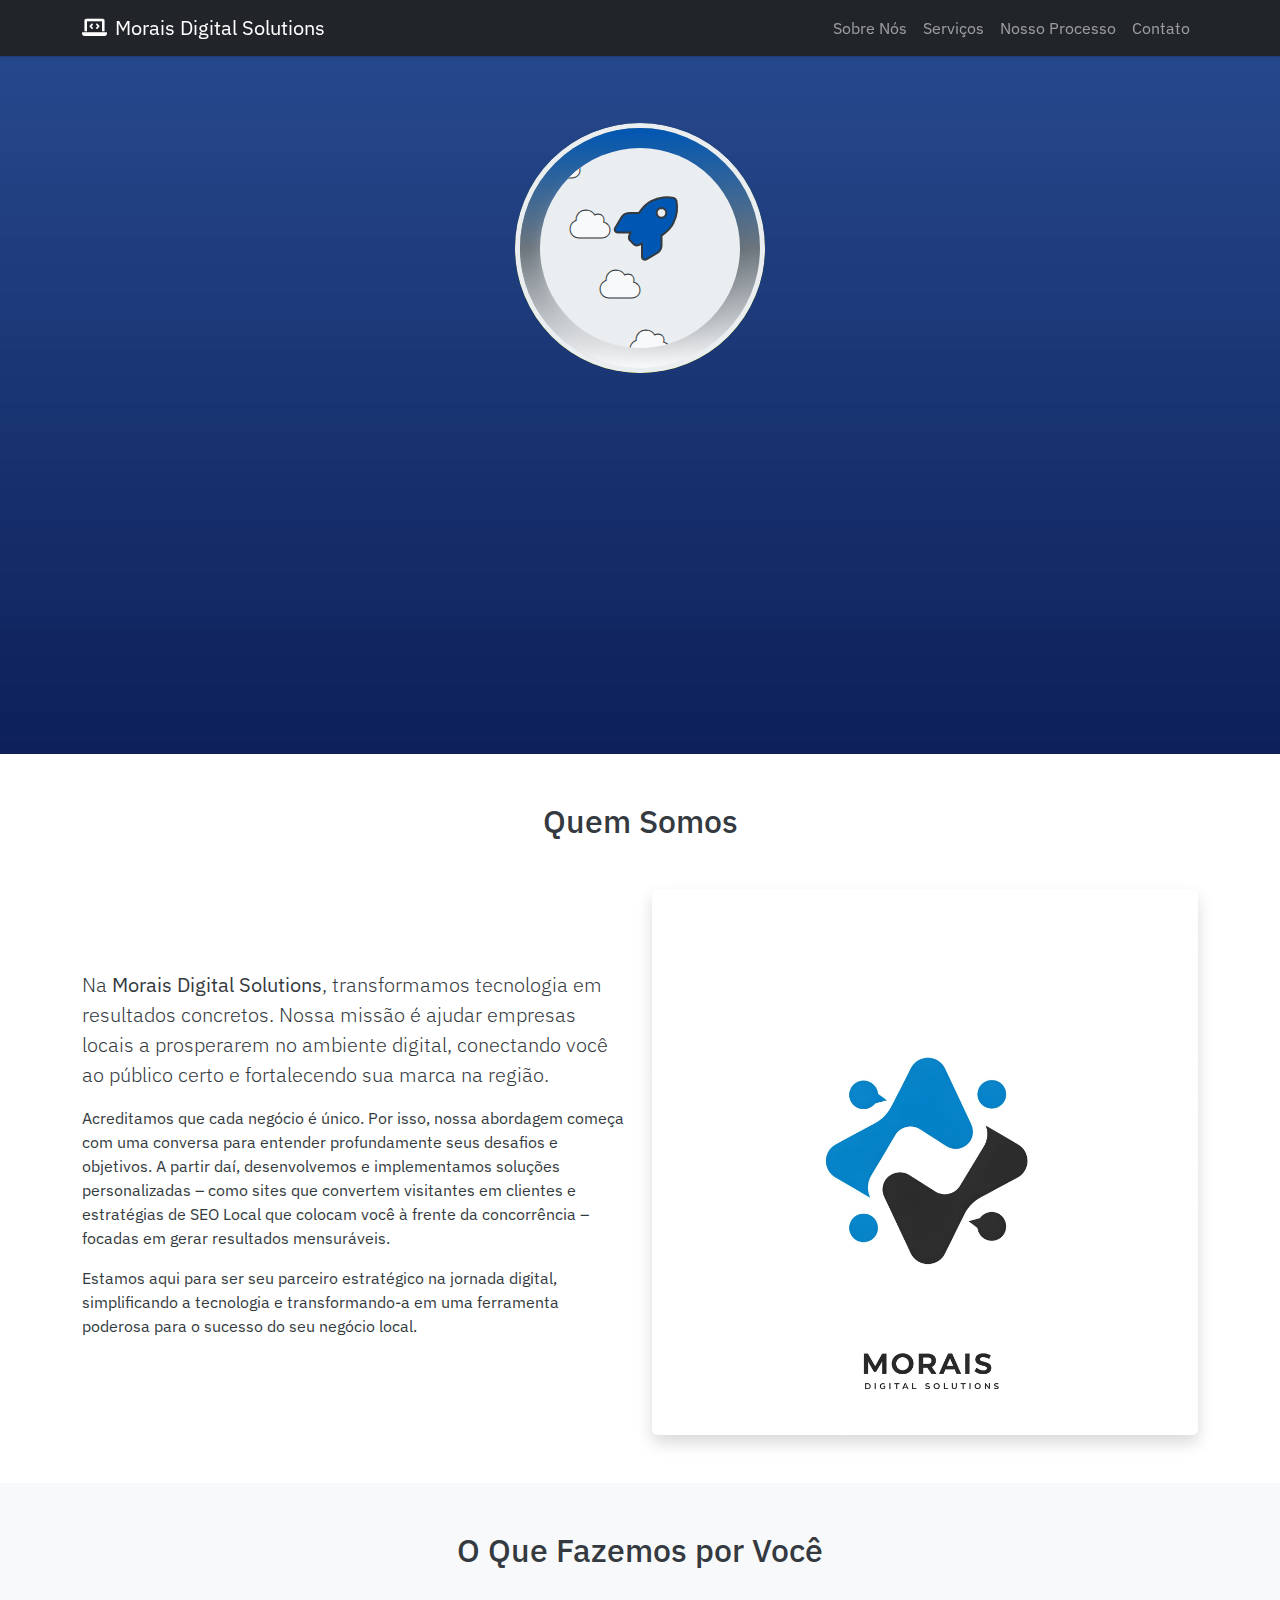
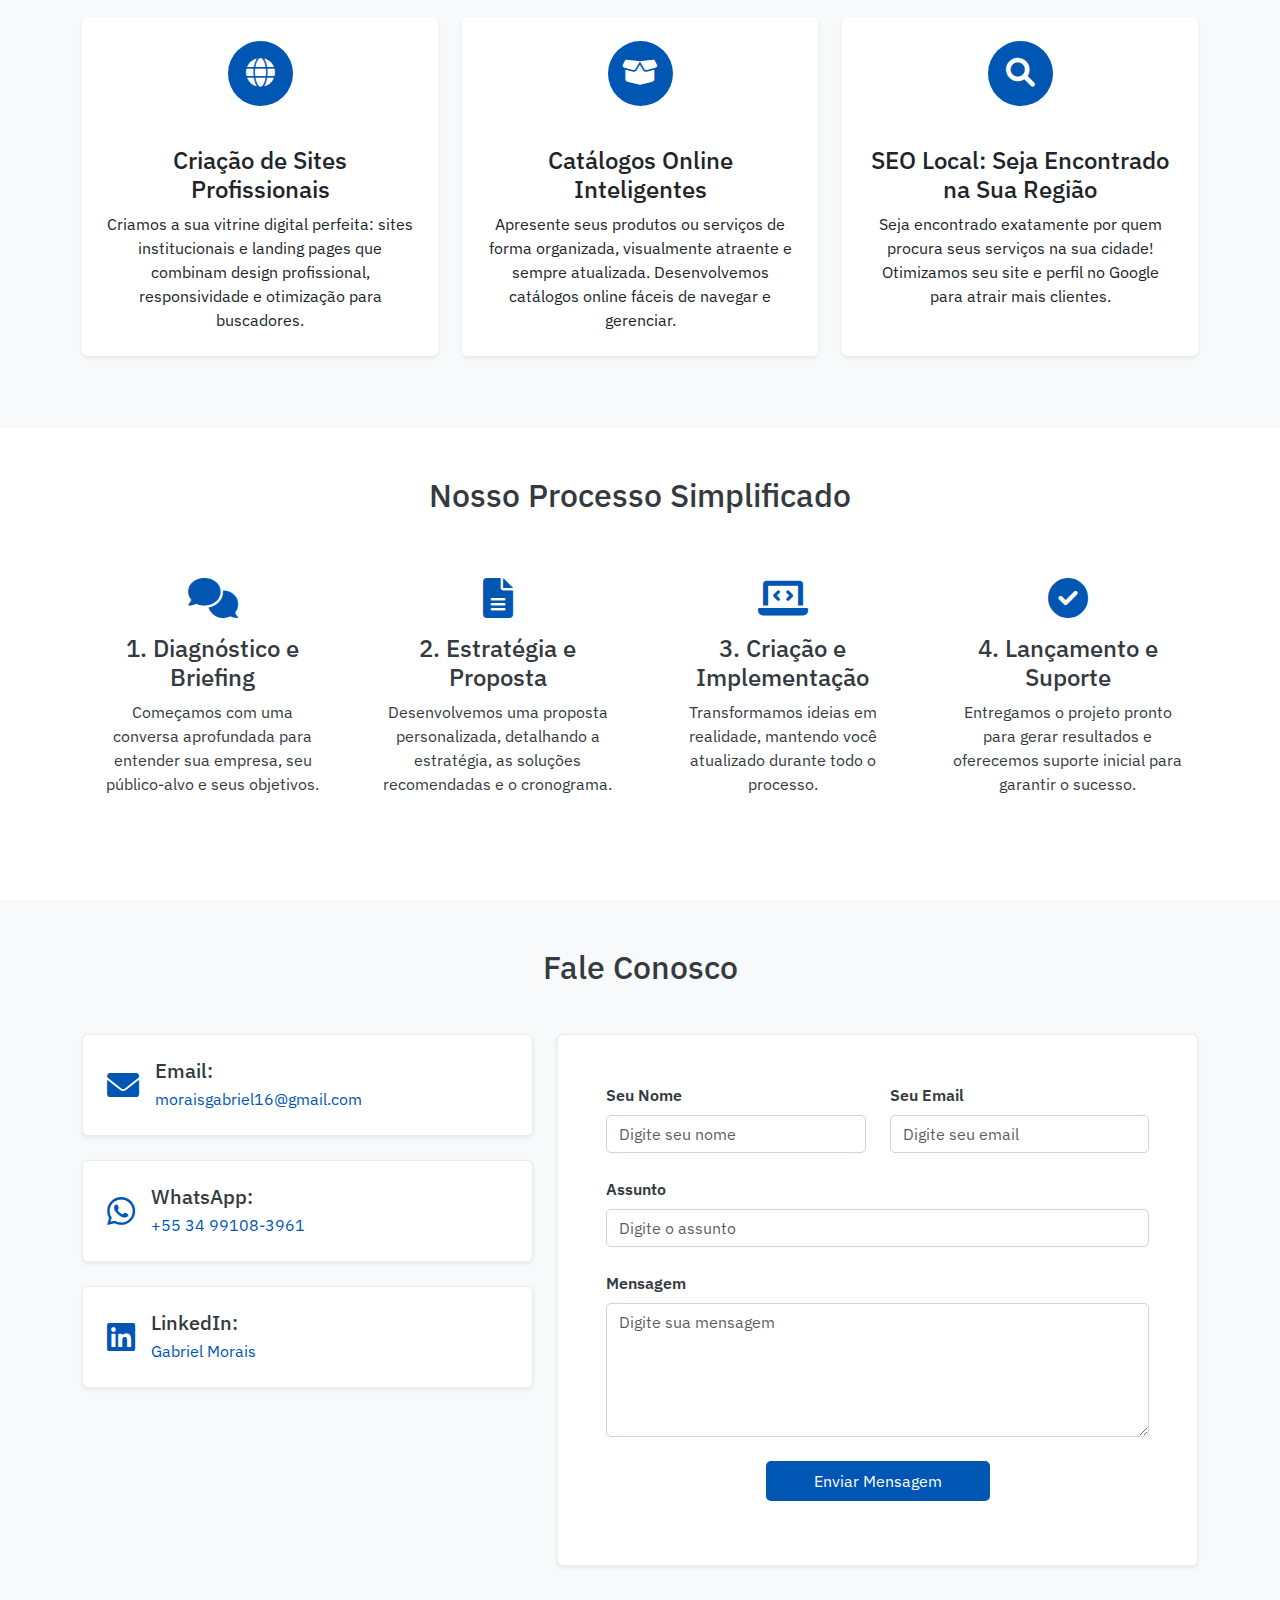
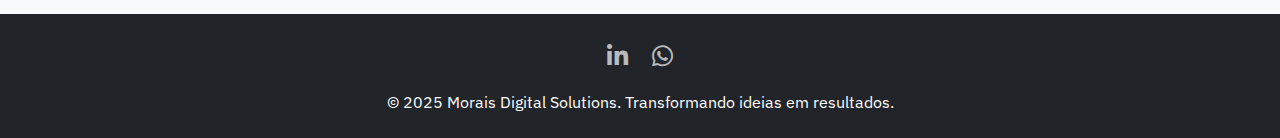
<file: index.html>
<!DOCTYPE html>
<html lang="pt-BR">
<head>
    <meta charset="UTF-8">
    <meta name="viewport" content="width=device-width, initial-scale=1.0">
    <meta name="description" content="Morais Digital Solutions - Soluções digitais personalizadas para impulsionar empresas locais.">
    <title>Morais Digital Solutions - Transformando Ideias em Resultados</title>

    <link href="https://cdn.jsdelivr.net/npm/bootstrap@5.3.0/dist/css/bootstrap.min.css" rel="stylesheet">
    <link href="https://cdnjs.cloudflare.com/ajax/libs/font-awesome/6.0.0/css/all.min.css" rel="stylesheet">
    <link href="https://fonts.googleapis.com/css2?family=IBM+Plex+Sans&display=swap" rel="stylesheet">
    <link href="css/style.css" rel="stylesheet">
</head>
<body>
    <nav class="navbar navbar-expand-lg navbar-dark bg-dark sticky-top shadow-sm">
        <div class="container">
            <a class="navbar-brand" href="#"><i class="fas fa-laptop-code me-2"></i>Morais Digital Solutions</a>
            <button class="navbar-toggler" type="button" data-bs-toggle="collapse" data-bs-target="#navbarNav">
                <span class="navbar-toggler-icon"></span>
            </button>
            <div class="collapse navbar-collapse" id="navbarNav">
                <ul class="navbar-nav ms-auto">
                    <li class="nav-item"><a class="nav-link" href="#sobre">Sobre Nós</a></li>
                    <li class="nav-item"><a class="nav-link" href="#servicos">Serviços</a></li>
                    <li class="nav-item"><a class="nav-link" href="#processo">Nosso Processo</a></li>
                    <li class="nav-item"><a class="nav-link" href="#contato">Contato</a></li>
                </ul>
            </div>
        </div>
    </nav>

    <header class="header-bg text-white text-center py-5">
        <canvas id="starfield" width="2000" height="1500"></canvas>
        <div class="container header-content-wrapper">
            <div class="rocket-animation-container mb-4">
                <div class="loader">
                    <div class="rocket">
                        <div class="dot">
                            <i class="fas fa-rocket"></i>
                            <i class="fas fa-cloud" style="--i:0;"></i>
                            <i class="fas fa-cloud" style="--i:1;"></i>
                            <i class="fas fa-cloud" style="--i:2;"></i>
                            <i class="fas fa-cloud" style="--i:3;"></i>
                            <i class="fas fa-cloud" style="--i:4;"></i>
                            <i class="fas fa-cloud" style="--i:5;"></i>
                        </div>
                    </div>
                    <span><i></i></span>
                </div>
            </div>
            <h1 class="display-4 fw-bold mt-4">
                Transforme sua <span class="highlight-word">Presença Digital</span> em <span class="highlight-word">Resultados Reais</span>
            </h1>
            <p class="lead my-4">Criamos sites incríveis, otimizamos sua visibilidade no Google (SEO Local) e desenvolvemos soluções personalizadas para atrair mais clientes e impulsionar o crescimento do seu negócio.</p>
            <a href="#contato" class="btn btn-primary btn-lg fw-bold px-4 btn-header-cta">
                Fale Conosco e Comece a Crescer <i class="fas fa-arrow-right ms-2"></i>
            </a>
        </div>
    </header>

    <section id="sobre" class="py-5">
        <div class="container">
            <h2 class="text-center mb-5">Quem Somos</h2>
            <div class="row align-items-center">
                <div class="col-lg-6 mb-4 mb-lg-0">
                    <p class="lead">Na <strong>Morais Digital Solutions</strong>, transformamos tecnologia em resultados concretos. Nossa missão é ajudar empresas locais a prosperarem no ambiente digital, conectando você ao público certo e fortalecendo sua marca na região.</p>
                    <p>Acreditamos que cada negócio é único. Por isso, nossa abordagem começa com uma conversa para entender profundamente seus desafios e objetivos. A partir daí, desenvolvemos e implementamos soluções personalizadas – como sites que convertem visitantes em clientes e estratégias de SEO Local que colocam você à frente da concorrência – focadas em gerar resultados mensuráveis.</p>
                    <p>Estamos aqui para ser seu parceiro estratégico na jornada digital, simplificando a tecnologia e transformando-a em uma ferramenta poderosa para o sucesso do seu negócio local.</p>
                </div>
                <div class="col-lg-6 text-center">
                    <img src="img/logo.jpeg" class="img-fluid rounded shadow" alt="Sobre Morais Digital Solutions">
                </div>
            </div>
        </div>
    </section>

    <section id="servicos" class="py-5 bg-light">
        <div class="container">
            <h2 class="text-center mb-5">O Que Fazemos por Você</h2>
            <div class="row text-center justify-content-center">
                <div class="col-md-6 col-lg-4 mb-4">
                    <a href="#modalCriacaoSites" data-bs-toggle="modal" class="text-decoration-none">
                        <div class="card h-100 card-hover shadow-sm">
                            <div class="card-body p-4">
                                <i class="fas fa-globe fa-3x"></i>
                                <h4 class="card-title mt-3">Criação de Sites Profissionais</h4>
                                <p class="card-text">Criamos a sua vitrine digital perfeita: sites institucionais e landing pages que combinam design profissional, responsividade e otimização para buscadores.</p>
                            </div>
                        </div>
                    </a>
                </div>
                <div class="col-md-6 col-lg-4 mb-4">
                    <a href="#modalCatalogosOnline" data-bs-toggle="modal" class="text-decoration-none">
                        <div class="card h-100 card-hover shadow-sm">
                            <div class="card-body p-4">
                                <i class="fas fa-box-open fa-3x"></i>
                                <h4 class="card-title mt-3">Catálogos Online Inteligentes</h4>
                                <p class="card-text">Apresente seus produtos ou serviços de forma organizada, visualmente atraente e sempre atualizada. Desenvolvemos catálogos online fáceis de navegar e gerenciar.</p>
                            </div>
                        </div>
                    </a>
                </div>
                <div class="col-md-6 col-lg-4 mb-4">
                    <a href="#modalSEOLocal" data-bs-toggle="modal" class="text-decoration-none">
                        <div class="card h-100 card-hover shadow-sm">
                            <div class="card-body p-4">
                                <i class="fas fa-search fa-3x"></i>
                                <h4 class="card-title mt-3">SEO Local: Seja Encontrado na Sua Região</h4>
                                <p class="card-text">Seja encontrado exatamente por quem procura seus serviços na sua cidade! Otimizamos seu site e perfil no Google para atrair mais clientes.</p>
                            </div>
                        </div>
                    </a>
                </div>
            </div>
        </div>
    </section>

    <section id="processo" class="py-5">
        <div class="container">
            <h2 class="text-center mb-5">Nosso Processo Simplificado</h2>
            <div class="row text-center">
                <div class="col-md-3 mb-4">
                    <div class="p-3">
                        <i class="fas fa-comments fa-3x mb-3"></i>
                        <h4>1. Diagnóstico e Briefing</h4>
                        <p>Começamos com uma conversa aprofundada para entender sua empresa, seu público-alvo e seus objetivos.</p>
                    </div>
                </div>
                <div class="col-md-3 mb-4">
                    <div class="p-3">
                        <i class="fas fa-file-alt fa-3x mb-3"></i>
                        <h4>2. Estratégia e Proposta</h4>
                        <p>Desenvolvemos uma proposta personalizada, detalhando a estratégia, as soluções recomendadas e o cronograma.</p>
                    </div>
                </div>
                <div class="col-md-3 mb-4">
                    <div class="p-3">
                        <i class="fas fa-laptop-code fa-3x mb-3"></i>
                        <h4>3. Criação e Implementação</h4>
                        <p>Transformamos ideias em realidade, mantendo você atualizado durante todo o processo.</p>
                    </div>
                </div>
                <div class="col-md-3 mb-4">
                    <div class="p-3">
                        <i class="fas fa-check-circle fa-3x mb-3"></i>
                        <h4>4. Lançamento e Suporte</h4>
                        <p>Entregamos o projeto pronto para gerar resultados e oferecemos suporte inicial para garantir o sucesso.</p>
                    </div>
                </div>
            </div>
        </div>
    </section>

    <section id="contato" class="py-5 bg-light">
        <div class="container">
            <h2 class="text-center mb-5">Fale Conosco</h2>
            <div class="row gy-4">
                <div class="col-lg-5">
                    <div class="info-item d-flex align-items-center bg-white p-4 rounded shadow-sm mb-4">
                        <i class="fas fa-envelope fa-2x me-3 contact-icon"></i>
                        <div>
                            <h5 class="mb-1">Email:</h5>
                            <p class="mb-0"><a href="mailto:moraisgabriel16@gmail.com" target="_blank">moraisgabriel16@gmail.com</a></p>
                        </div>
                    </div>
                    <div class="info-item d-flex align-items-center bg-white p-4 rounded shadow-sm mb-4">
                        <i class="fab fa-whatsapp fa-2x me-3 contact-icon"></i>
                        <div>
                            <h5 class="mb-1">WhatsApp:</h5>
                            <p class="mb-0"><a href="https://wa.me/5534991083961" target="_blank">+55 34 99108-3961</a></p>
                        </div>
                    </div>
                    <div class="info-item d-flex align-items-center bg-white p-4 rounded shadow-sm">
                        <i class="fab fa-linkedin fa-2x me-3 contact-icon"></i>
                        <div>
                            <h5 class="mb-1">LinkedIn:</h5>
                            <p class="mb-0"><a href="https://www.linkedin.com/in/gabriel-morais-5598b4113/" target="_blank">Gabriel Morais</a></p>
                        </div>
                    </div>
                </div>
                <div class="col-lg-7">
                    <form action="https://api.web3forms.com/submit" method="POST" class="bg-white p-5 rounded shadow-sm">
                        <input type="hidden" name="access_key" value="9b186bd7-46f1-4ebf-95dd-cbd82afeb124">
                        <input type="hidden" name="subject" value="Nova mensagem do Site Morais Digital Solutions" />
                        <input type="hidden" name="from_name" value="Morais Digital Solutions Site">
                        <input type="checkbox" name="botcheck" class="hidden" style="display: none;">
                        <div class="row gy-4">
                            <div class="col-md-6">
                                <label for="name-field" class="form-label">Seu Nome</label>
                                <input type="text" name="name" id="name-field" class="form-control" placeholder="Digite seu nome" required />
                            </div>
                            <div class="col-md-6">
                                <label for="email-field" class="form-label">Seu Email</label>
                                <input type="email" name="email" id="email-field" class="form-control" placeholder="Digite seu email" required />
                            </div>
                            <div class="col-md-12">
                                <label for="subject-field" class="form-label">Assunto</label>
                                <input type="text" name="subject" id="subject-field" class="form-control" placeholder="Digite o assunto" required />
                            </div>
                            <div class="col-md-12">
                                <label for="message-field" class="form-label">Mensagem</label>
                                <textarea name="message" id="message-field" class="form-control" rows="5" placeholder="Digite sua mensagem" required></textarea>
                            </div>
                            <div class="col-md-12 text-center">
                                <button type="submit" class="btn btn-primary px-5 py-2">Enviar Mensagem</button>
                            </div>
                        </div>
                        <div id="form-result" class="mt-3"></div>
                    </form>
                </div>
            </div>
        </div>
    </section>

    <footer class="bg-dark text-white text-center py-4">
        <div class="container">
            <div class="social-icons mb-3">
                <a href="https://www.linkedin.com/in/gabriel-morais-5598b4113/" target="_blank" aria-label="LinkedIn"><i class="fab fa-linkedin-in"></i></a>
                <a href="https://wa.me/5534991083961" target="_blank" aria-label="WhatsApp"><i class="fab fa-whatsapp"></i></a>
            </div>
            <p class="mb-0">&copy; 2025 Morais Digital Solutions. Transformando ideias em resultados.</p>
        </div>
    </footer>

    <script src="https://ajax.googleapis.com/ajax/libs/jquery/3.5.1/jquery.min.js"></script>
    <script src="https://cdn.jsdelivr.net/npm/bootstrap@5.3.0/dist/js/bootstrap.bundle.min.js"></script>
    <script src="js/script.js"></script>
</body>
</html>
</file>
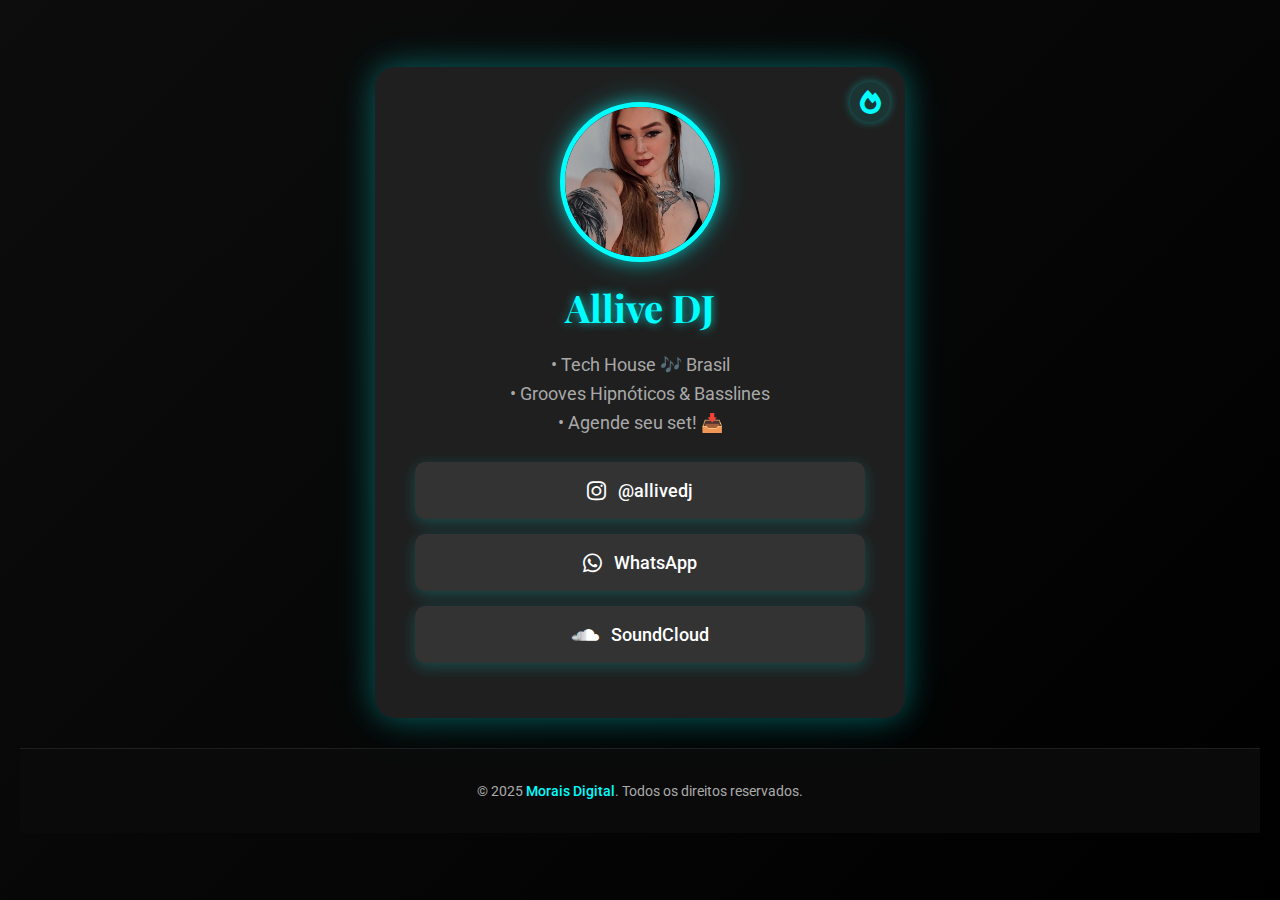
<file: allive.html>
<!DOCTYPE html>
<html lang="pt-BR">
<head>
    <meta charset="UTF-8">
    <meta name="viewport" content="width=device-width, initial-scale=1.0">
    <title id="page-title">Allive DJ - Tech House Brasil</title> <link rel="preconnect" href="https://fonts.googleapis.com">
    <link rel="preconnect" href="https://fonts.gstatic.com" crossorigin>
    <link href="https://fonts.googleapis.com/css2?family=Roboto:wght@300;400;500;700&family=Playfair+Display:wght@400;700&display=swap" rel="stylesheet">
    <link rel="stylesheet" href="https://cdnjs.cloudflare.com/ajax/libs/font-awesome/6.0.0/css/all.min.css">

    <style>
        /* Base Styles - Default "Cosmic" Psytrance Theme (Taika) */
        body {
            font-family: 'Roboto', sans-serif;
            background: linear-gradient(135deg, #0A0A1F, #2C0A3F); /* Deep Space Blue to Violet */
            color: #E0E0E0;
            display: flex;
            flex-direction: column;
            justify-content: center;
            align-items: center;
            min-height: 100vh;
            margin: 0;
            padding: 20px;
            box-sizing: border-box;
            transition: background 0.5s ease;
        }

        .container {
            text-align: center;
            background-color: #1A0A3A; /* Darker Violet-Blue */
            padding: 40px;
            border-radius: 20px;
            box-shadow: 0 0 30px rgba(0, 255, 206, 0.3), 0 0 60px rgba(0, 255, 206, 0.1); /* Aqua glowing shadow */
            max-width: 450px;
            width: 100%;
            position: relative;
            overflow: hidden;
            transition: background-color 0.5s ease, box-shadow 0.5s ease;
        }

        .profile-pic-area {
            margin-bottom: 20px;
            display: flex;
            justify-content: center;
            align-items: center;
            height: 150px;
            animation: pulse 2s infinite alternate;
        }

        @keyframes pulse {
            0% { transform: scale(1); }
            100% { transform: scale(1.02); }
        }

        .profile-pic {
            width: 150px;
            height: 150px;
            border-radius: 50%;
            object-fit: cover;
            object-position: center;
            border: 5px solid #FF0077; /* Neon Pink border */
            box-shadow: 0 0 15px rgba(255, 0, 119, 0.5), 0 0 30px rgba(255, 0, 119, 0.3); /* Neon glow for pic */
            background: #fff;
            transition: border-color 0.5s ease, box-shadow 0.5s ease;
        }

        h1 {
            font-family: 'Playfair Display', serif;
            color: #00FFCE; /* Electric Aqua/Cyan */
            margin-bottom: 10px;
            font-size: 38px;
            font-weight: 700;
            text-shadow: 0 0 10px rgba(0, 255, 206, 0.7); /* Neon glow text shadow */
            transition: color 0.5s ease, text-shadow 0.5s ease;
        }

        .job-title {
            color: #ADD8E6; /* Light Blue */
            font-size: 18px;
            font-weight: 400;
            margin-bottom: 25px;
            line-height: 1.6;
            transition: color 0.5s ease;
        }

        .link-button {
            display: flex;
            align-items: center;
            justify-content: center;
            width: calc(100% - 40px);
            margin: 15px auto;
            padding: 18px 20px;
            color: white;
            text-decoration: none;
            border-radius: 10px;
            font-size: 18px;
            font-weight: 500;
            transition: transform 0.3s ease, box-shadow 0.3s ease, background-color 0.3s ease, color 0.3s ease;
            border: none;
            cursor: pointer;
            box-shadow: 0 4px 15px rgba(255, 0, 119, 0.4);
            position: relative;
            overflow: hidden;
            z-index: 1;
            background-color: #FF0077; /* Neon Pink */
        }

        .link-button i {
            margin-right: 12px;
            font-size: 1.2em;
            line-height: 0;
            transition: color 0.3s ease;
        }

        .link-button::before {
            content: '';
            position: absolute;
            top: 0;
            left: -100%;
            width: 100%;
            height: 100%;
            background: rgba(255, 255, 255, 0.2); /* Stronger hover shimmer */
            transition: left 0.4s ease;
            z-index: -1;
        }

        .link-button:hover::before {
            left: 0;
        }

        .link-button:hover {
            transform: translateY(-5px);
            box-shadow: 0 10px 25px rgba(255, 0, 119, 0.6);
            background-color: #C8005A;
            color: #FFF;
        }

        .footer {
            margin-top: 30px;
            padding: 20px;
            text-align: center;
            font-size: 14px;
            color: #AAAAAA;
            background-color: #1A0A3A;
            border-top: 1px solid #2C0A3F;
            width: 100%;
            box-sizing: border-box;
            transition: background-color 0.5s ease, border-top-color 0.5s ease;
        }

        .footer a {
            color: #00FFCE;
            text-decoration: none;
            transition: color 0.3s ease;
            font-weight: 500;
        }

        .footer a:hover {
            color: #FFFF00;
            text-decoration: underline;
        }

        #toggle-theme {
            position: absolute;
            top: 15px;
            right: 15px;
            cursor: pointer;
            font-size: 24px;
            color: #00FFCE;
            background-color: rgba(0, 255, 206, 0.1);
            border-radius: 50%;
            width: 40px;
            height: 40px;
            display: flex;
            justify-content: center;
            align-items: center;
            box-shadow: 0 0 10px rgba(0, 255, 206, 0.4);
            transition: background-color 0.3s ease, color 0.3s ease, box-shadow 0.3s ease;
            z-index: 10;
        }

        #toggle-theme:hover {
            background-color: rgba(0, 255, 206, 0.3);
            color: #FFFF00;
            box-shadow: 0 0 15px rgba(0, 255, 206, 0.6);
        }

        @media (max-width: 600px) {
            .container {
                padding: 30px 15px;
            }
            .profile-pic {
                width: 120px;
                height: 120px;
            }
            h1 {
                font-size: 32px;
            }
            .job-title {
                font-size: 16px;
            }
            .link-button {
                padding: 16px 15px;
                font-size: 16px;
                width: calc(100% - 30px);
            }
            .footer {
                font-size: 12px;
                padding: 15px 10px;
            }
        }

        /* Tech House Theme Styles (Allive DJ) - This is now the default "dark" style */
        body.tech-house-mode {
            background: linear-gradient(135deg, #0D0D0D, #000000); /* Near Black */
            color: #E0E0E0; /* Keep general text light */
        }

        body.tech-house-mode .container {
            background-color: #1F1F1F; /* Dark Gray */
            box-shadow: 0 0 30px rgba(0, 255, 255, 0.3), 0 0 60px rgba(0, 255, 255, 0.1); /* Electric Cyan glowing shadow */
        }

        body.tech-house-mode .profile-pic {
            border: 5px solid #00FFFF; /* Electric Cyan border */
            box-shadow: 0 0 15px rgba(0, 255, 255, 0.5), 0 0 30px rgba(0, 255, 255, 0.3); /* Electric Cyan glow */
        }

        body.tech-house-mode h1 {
            color: #00FFFF; /* Electric Cyan */
            text-shadow: 0 0 10px rgba(0, 255, 255, 0.7); /* Electric Cyan neon glow text shadow */
        }

        body.tech-house-mode .job-title {
            color: #A9A9A9; /* Darker Gray */
        }

        body.tech-house-mode .link-button {
            background-color: #333333; /* Dark Gray button */
            color: #FFFFFF; /* White text for dark buttons */
            box-shadow: 0 4px 15px rgba(0, 255, 255, 0.2); /* Subtle cyan glow */
        }

        body.tech-house-mode .link-button:hover {
            background-color: #444444; /* Slightly lighter gray on hover */
            box-shadow: 0 10px 25px rgba(0, 255, 255, 0.5); /* Stronger cyan glow */
        }

        body.tech-house-mode .footer {
            background-color: #0A0A0A;
            border-top: 1px solid #1F1F1F;
            color: #AAAAAA;
        }

        body.tech-house-mode .footer a {
            color: #00FFFF; /* Electric Cyan */
        }

        body.tech-house-mode .footer a:hover {
            color: #FFFFFF; /* White on hover */
        }

        body.tech-house-mode #toggle-theme {
            background-color: rgba(0, 255, 255, 0.1); /* Translucent cyan background */
            color: #00FFFF; /* Electric Cyan icon */
            box-shadow: 0 0 10px rgba(0, 255, 255, 0.4);
        }

        body.tech-house-mode #toggle-theme:hover {
            background-color: rgba(0, 255, 255, 0.3);
            color: #FFFFFF; /* White on hover */
            box-shadow: 0 0 15px rgba(0, 255, 255, 0.6);
        }
    </style>
</head>
<body class="tech-house-mode"> <div class="container">
        <div id="toggle-theme">
            <i class="fas fa-fire"></i> </div>

        <div class="profile-pic-area">
            <img id="profile-pic" src="img/allive_foto.jpg" alt="Foto de Perfil de Allive DJ" class="profile-pic"> </div>

        <h1 id="dj-name">Allive DJ</h1> <p class="job-title" id="job-description">
            • Tech House 🎶 Brasil<br>
            • Grooves Hipnóticos & Basslines<br>
            • Agende seu set! 📥
        </p>

        <a id="instagram-link" href="https://www.instagram.com/allivedj" target="_blank" class="link-button instagram-button">
            <i class="fab fa-instagram"></i> <span id="instagram-text">@allivedj</span> </a>

        <a id="whatsapp-link" href="https://wa.me/5534996759031" target="_blank" class="link-button whatsapp-button">
            <i class="fab fa-whatsapp"></i> WhatsApp
        </a>

        <a id="soundcloud-link" href="https://on.soundcloud.com/allivedj-link" target="_blank" class="link-button soundcloud-button">
            <i class="fab fa-soundcloud"></i> SoundCloud
        </a>
    </div>

    <div class="footer">
        <p>
            &copy; 2025 <a href="https://www.moraisdigitalsolutions.site/" target="_blank">Morais Digital</a>. Todos os direitos reservados.
        </p>
    </div>

    <script>
        const toggleButton = document.getElementById('toggle-theme');
        const body = document.body;
        const djName = document.getElementById('dj-name');
        const jobDescription = document.getElementById('job-description');
        const profilePic = document.getElementById('profile-pic');
        const instagramLink = document.getElementById('instagram-link');
        const soundcloudLink = document.getElementById('soundcloud-link');
        const instagramText = document.getElementById('instagram-text');
        const pageTitle = document.getElementById('page-title');

        // Conteúdo para Taika (Psytrance)
        const taikaContent = {
            name: "Taika",
            description: `• Progressive 🎧 MG<br>• projeto @allivedj ⬅️<br>• CONTRATE 📲`,
            profilePic: "img/taika_foto.jpg",
            instagramUrl: "https://www.instagram.com/taikadj",
            instagramText: "Instagram",
            soundcloudUrl: "https://on.soundcloud.com/S866WxnllptlppXoEF",
            title: "Taika DJ - Psytrance MG"
        };

        // Conteúdo para Allive DJ (Tech House) - Verifique e atualize os URLs e texto se necessário!
        const alliveContent = {
            name: "Allive DJ",
            description: `• Tech House 🎶 Brasil<br>• Grooves Hipnóticos & Basslines<br>• Agende seu set! 📥`,
            profilePic: "img/allive_foto.jpg", // Certifique-se de ter esta imagem!
            instagramUrl: "https://www.instagram.com/allivedj", // **ATUALIZE ESTE SE FOR DIFERENTE**
            instagramText: "@allivedj",
            soundcloudUrl: "https://on.soundcloud.com/allivedj-link", // **ATUALIZE COM O SOUNDCLOUD DO ALLIVE**
            title: "Allive DJ - Tech House Brasil"
        };

        // Começa com o modo Allive DJ, então isTaikaMode é falso.
        let isTaikaMode = false; 

        toggleButton.addEventListener('click', () => {
            if (!isTaikaMode) { // Se o modo atual NÃO é Taika (ou seja, é Allive), mude para Taika
                body.classList.remove('tech-house-mode');
                djName.textContent = taikaContent.name;
                jobDescription.innerHTML = taikaContent.description;
                profilePic.src = taikaContent.profilePic;
                profilePic.alt = `Foto de Perfil de ${taikaContent.name}`;
                instagramLink.href = taikaContent.instagramUrl;
                instagramText.textContent = taikaContent.instagramText;
                soundcloudLink.href = taikaContent.soundcloudUrl;
                pageTitle.textContent = taikaContent.title;
                toggleButton.querySelector('i').classList.replace('fa-fire', 'fa-sync-alt'); // Ícone para Taika
            } else { // Se o modo atual É Taika, mude para Allive
                body.classList.add('tech-house-mode');
                djName.textContent = alliveContent.name;
                jobDescription.innerHTML = alliveContent.description;
                profilePic.src = alliveContent.profilePic;
                profilePic.alt = `Foto de Perfil de ${alliveContent.name}`;
                instagramLink.href = alliveContent.instagramUrl;
                instagramText.textContent = alliveContent.instagramText;
                soundcloudLink.href = alliveContent.soundcloudUrl;
                pageTitle.textContent = alliveContent.title;
                toggleButton.querySelector('i').classList.replace('fa-sync-alt', 'fa-fire'); // Ícone para Allive
            }
            isTaikaMode = !isTaikaMode; // Inverte o estado
        });
    </script>
</body>
</html>
</file>
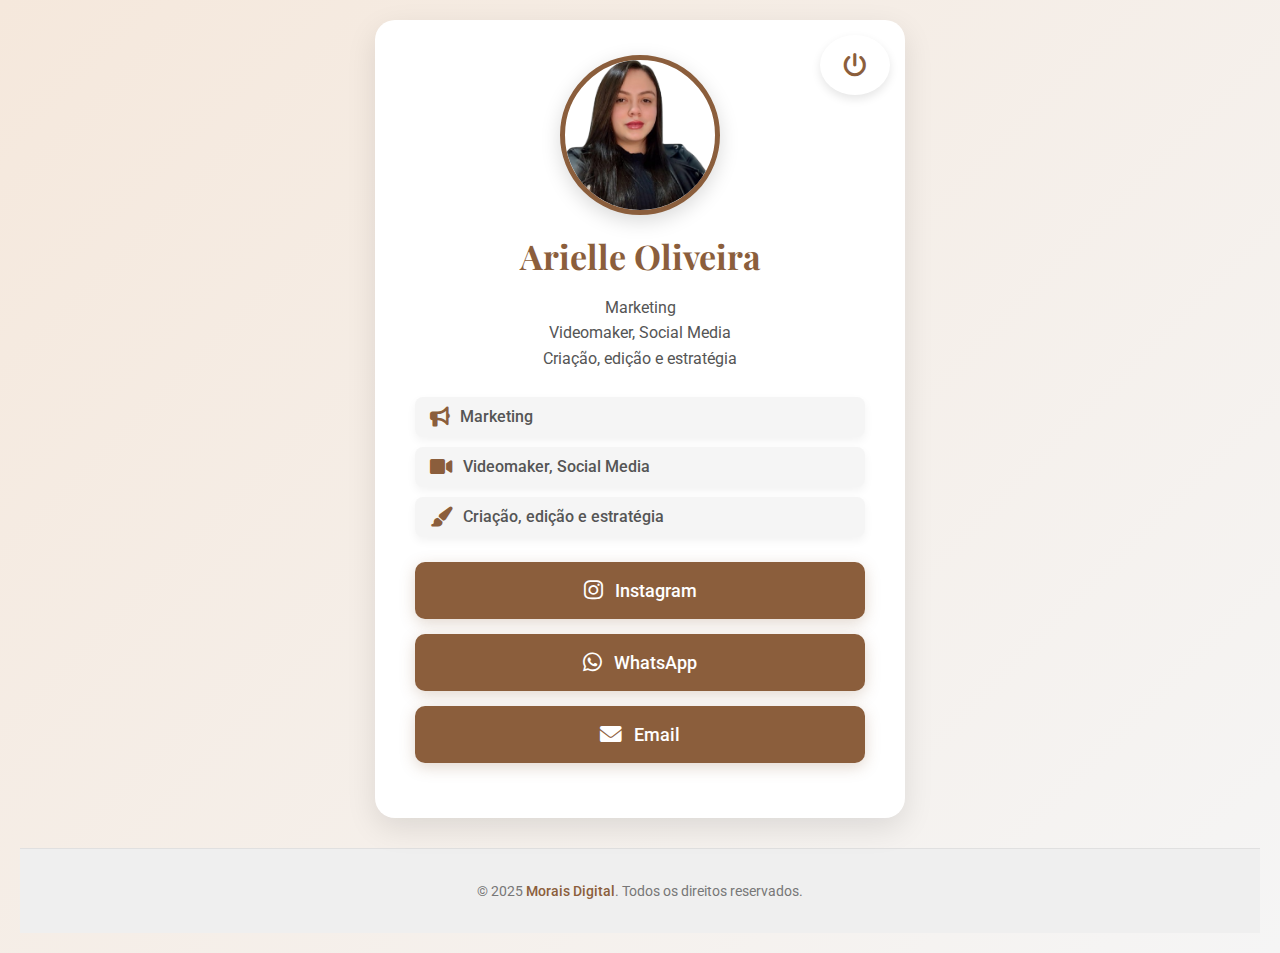
<file: arielle.html>
<!DOCTYPE html>
<html lang="pt-BR">
<head>
    <meta charset="UTF-8">
    <meta name="viewport" content="width=device-width, initial-scale=1.0">
    <title>Arielle Oliveira - Links</title>
    <link rel="preconnect" href="https://fonts.googleapis.com">
    <link rel="preconnect" href="https://fonts.gstatic.com" crossorigin>
    <link href="https://fonts.googleapis.com/css2?family=Roboto:wght@300;400;500;700&family=Playfair+Display:wght@400;700&display=swap" rel="stylesheet">
    <link rel="stylesheet" href="https://cdnjs.cloudflare.com/ajax/libs/font-awesome/6.0.0/css/all.min.css">

    <style>
        body {
            font-family: 'Roboto', sans-serif;
            background: linear-gradient(135deg, #F5E8DC, #F5F5F5); /* Subtle gradient background */
            color: #333333;
            display: flex;
            flex-direction: column;
            justify-content: center;
            align-items: center;
            min-height: 100vh;
            margin: 0;
            padding: 20px;
            box-sizing: border-box;
        }

        .container {
            text-align: center;
            background-color: #FFFFFF;
            padding: 40px;
            border-radius: 20px;
            box-shadow: 0 10px 30px rgba(0, 0, 0, 0.1);
            max-width: 450px;
            width: 100%;
            position: relative;
            overflow: hidden;
        }

        .profile-pic-area {
            margin-bottom: 20px;
            display: flex;
            justify-content: center;
            align-items: center;
            height: 150px;
        }

         .profile-pic {
        width: 150px;
        height: 150px;
        border-radius: 50%;
        object-fit: cover;
        object-position: center; /* Centraliza o rosto */
        border: 5px solid #8B5E3C;
        box-shadow: 0 6px 20px rgba(0, 0, 0, 0.15);
        background: #fff;
    }

        h1 {
            font-family: 'Playfair Display', serif;
            color: #8B5E3C;
            margin-bottom: 10px;
            font-size: 34px;
            font-weight: 700;
        }

        .job-title {
            color: #555555;
            font-size: 16px;
            font-weight: 400;
            margin-bottom: 25px;
            line-height: 1.6;
        }

        .link-button {
            display: flex;
            align-items: center;
            justify-content: center;
            width: calc(100% - 40px);
            margin: 15px auto;
            padding: 18px 20px;
            color: white;
            text-decoration: none;
            border-radius: 10px;
            font-size: 18px;
            font-weight: 500;
            transition: transform 0.2s ease, box-shadow 0.2s ease, background-color 0.2s ease;
            border: none;
            cursor: pointer;
            box-shadow: 0 4px 15px rgba(139, 94, 60, 0.25);
            position: relative;
            overflow: hidden;
            z-index: 1;
            background-color: #8B5E3C;
        }

        .link-button i {
            margin-right: 12px;
            font-size: 1.2em;
            line-height: 0;
        }

        .link-button::before {
            content: '';
            position: absolute;
            top: 0;
            left: -100%;
            width: 100%;
            height: 100%;
            background: rgba(255, 255, 255, 0.15);
            transition: left 0.4s ease;
            z-index: -1;
        }

        .link-button:hover::before {
            left: 0;
        }

        .link-button:hover {
            transform: translateY(-4px);
            box-shadow: 0 8px 18px rgba(139, 94, 60, 0.35);
            background-color: #6E4A2F;
        }

        .footer {
            margin-top: 30px;
            padding: 20px;
            text-align: center;
            font-size: 14px;
            color: #777777;
            background-color: #EFEFEF;
            border-top: 1px solid #E0E0E0;
            width: 100%;
            box-sizing: border-box;
        }

        .footer a {
            color: #8B5E3C;
            text-decoration: none;
            transition: color 0.2s ease;
            font-weight: 500;
        }

        .footer a:hover {
            color: #6E4A2F;
            text-decoration: underline;
        }

        #toggle-dark-mode {
            display: inline-block;
            margin: 0 auto 20px auto; /* Centraliza e adiciona espaçamento inferior */
            padding: 10px 15px;
            background-color: #8B5E3C;
            color: white;
            border: none;
            border-radius: 5px;
            cursor: pointer;
            font-size: 14px;
            transition: background-color 0.3s ease;
        }

        #toggle-dark-mode:hover {
            background-color: #8B5E3C;
            color: #FFFFFF;
        }

        .job-details {
            margin-bottom: 25px;
            text-align: left;
            display: flex;
            flex-direction: column;
            gap: 10px;
        }

        .job-item {
            display: flex;
            align-items: center;
            font-size: 16px;
            font-weight: 500;
            color: #555555;
            background: #F5F5F5;
            padding: 10px 15px;
            border-radius: 8px;
            box-shadow: 0 4px 10px rgba(0, 0, 0, 0.05);
            transition: transform 0.2s ease, box-shadow 0.2s ease;
        }

        .job-item i {
            font-size: 20px;
            color: #8B5E3C;
            margin-right: 10px;
        }

        .job-item:hover {
            transform: translateY(-3px);
            box-shadow: 0 6px 15px rgba(0, 0, 0, 0.1);
        }

        @media (max-width: 600px) {
            .container {
                padding: 30px 15px;
            }
            .profile-pic {
                width: 120px;
                height: 120px;
            }
            h1 {
                font-size: 28px;
            }
            .job-title {
                font-size: 15px;
            }
            .link-button {
                padding: 16px 15px;
                font-size: 16px;
                width: calc(100% - 30px);
            }
            .footer {
                font-size: 12px;
                padding: 15px 10px;
            }
        }

        /* Estilos para o modo escuro */
    body.dark-mode {
        background: linear-gradient(135deg, #333333, #444444);
        color: #FFFFFF;
    }

    body.dark-mode .container {
        background-color: #222222;
        box-shadow: 0 10px 30px rgba(0, 0, 0, 0.5);
    }

    body.dark-mode h1 {
        color: #FFD700;
    }

    body.dark-mode .job-title {
        color: #CCCCCC;
    }

    body.dark-mode .link-button {
        background-color: #555555;
        color: #FFFFFF;
        box-shadow: 0 4px 15px rgba(255, 255, 255, 0.25);
    }

    body.dark-mode .link-button:hover {
        background-color: #777777;
        box-shadow: 0 8px 18px rgba(255, 255, 255, 0.35);
    }

    body.dark-mode .footer {
        background-color: #333333;
        color: #AAAAAA;
        border-top: 1px solid #555555;
    }

    body.dark-mode .footer a {
        color: #FFD700;
    }

    body.dark-mode .footer a:hover {
        color: #FFA500;
    }

    body.dark-mode #toggle-dark-mode {
        background-color: #333333;
        color: #FFD700;
    }

    body.dark-mode #toggle-dark-mode:hover {
        background-color: #555555;
        color: #FFFFFF;
    }
    </style>
</head>
<body>
    <div class="container">
        <div id="toggle-dark-mode" style="
            position: absolute;
            top: 15px;
            right: 15px;
            cursor: pointer;
            font-size: 24px;
            color: #8B5E3C;
            background-color: #FFFFFF;
            border-radius: 50%;
            width: 40px;
            height: 40px;
            display: flex;
            justify-content: center;
            align-items: center;
            box-shadow: 0 4px 10px rgba(0, 0, 0, 0.1);
            transition: background-color 0.3s ease, color 0.3s ease;
        ">
            <i class="fas fa-power-off"></i>
        </div>

        <div class="profile-pic-area">
            <img src="img/arielle_foto.png" alt="Foto de Perfil de Arielle Oliveira" class="profile-pic">
        </div>

        <h1>Arielle Oliveira</h1>
        <p class="job-title">
            Marketing<br>
            Videomaker, Social Media<br>
            Criação, edição e estratégia
        </p>

        <div class="job-details">
            <div class="job-item">
                <i class="fas fa-bullhorn"></i>
                <span>Marketing</span>
            </div>
            <div class="job-item">
                <i class="fas fa-video"></i>
                <span>Videomaker, Social Media</span>
            </div>
            <div class="job-item">
                <i class="fas fa-paint-brush"></i>
                <span>Criação, edição e estratégia</span>
            </div>
        </div>

        <a href="https://www.instagram.com/mktarielleoliveira" target="_blank" class="link-button instagram-button">
            <i class="fab fa-instagram"></i> Instagram
        </a>

        <a href="https://wa.me/5511998875759" target="_blank" class="link-button whatsapp-button">
            <i class="fab fa-whatsapp"></i> WhatsApp
        </a>

        <a href="mailto:arielleoliveira98sp@gmail.com" class="link-button email-button">
            <i class="fas fa-envelope"></i> Email
        </a>
    </div>

    <div class="footer">
        <p>
            &copy; 2025 <a href="https://www.moraisdigitalsolutions.site/" target="_blank">Morais Digital</a>. Todos os direitos reservados.
        </p>
    </div>

    <script>
    const toggleButton = document.getElementById('toggle-dark-mode');
    const toggleIcon = toggleButton.querySelector('i');

    toggleButton.addEventListener('click', () => {
        document.body.classList.toggle('dark-mode');
        toggleIcon.classList.toggle('fa-power-off');
        toggleIcon.classList.toggle('fa-lightbulb');
    });
    </script>
</body>
</html>
</file>
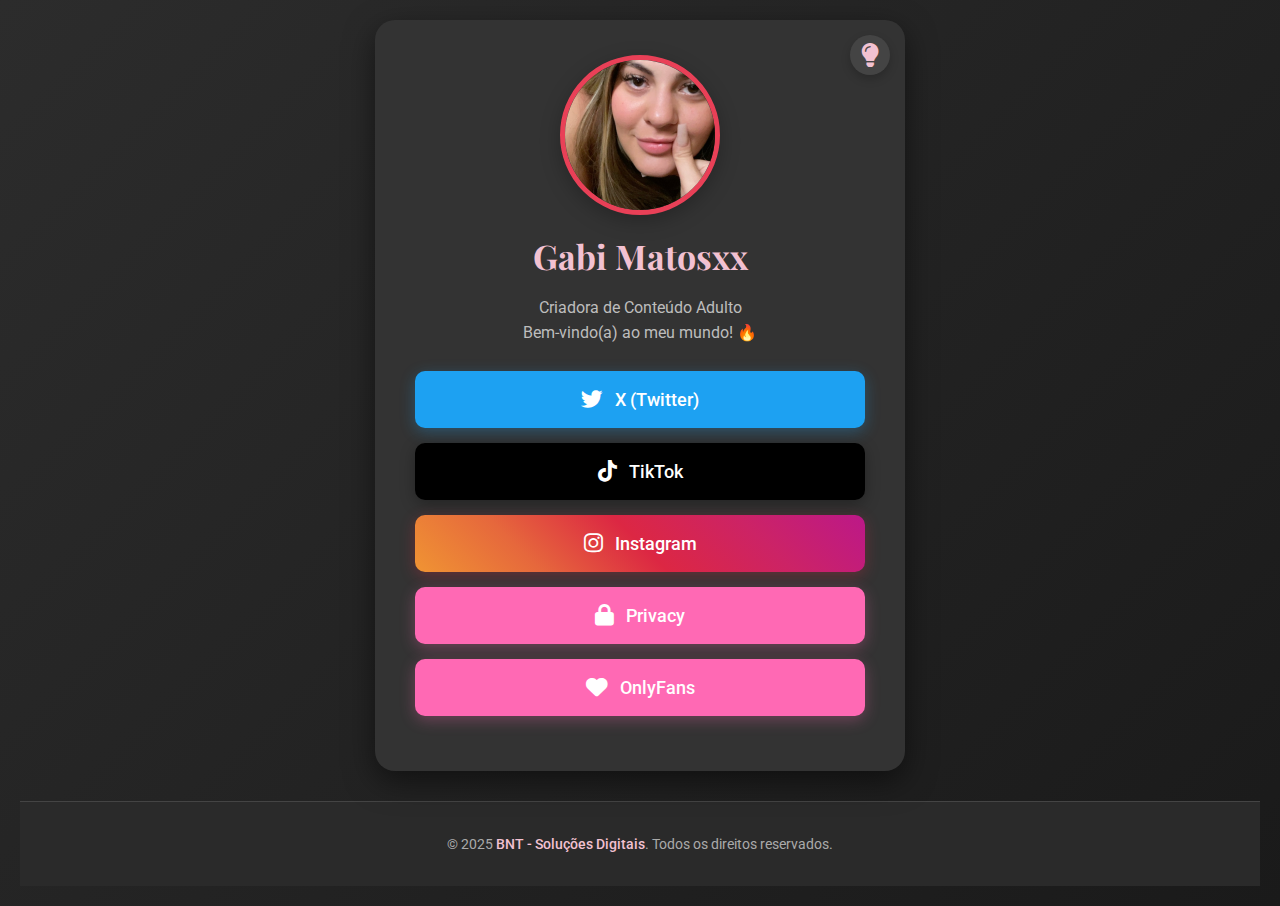
<file: gabimatosxx.html>
<!DOCTYPE html>
<html lang="pt-BR">
<head>
    <meta charset="UTF-8">
    <meta name="viewport" content="width=device-width, initial-scale=1.0">
    <title>Gabi Matosxx - Links</title>
    <link rel="preconnect" href="https://fonts.googleapis.com">
    <link rel="preconnect" href="https://fonts.gstatic.com" crossorigin>
    <link href="https://fonts.googleapis.com/css2?family=Roboto:wght@300;400;500;700&family=Playfair+Display:wght@400;700&display=swap" rel="stylesheet">
    <link rel="stylesheet" href="https://cdnjs.cloudflare.com/ajax/libs/font-awesome/6.0.0/css/all.min.css">

    <style>
        body {
            font-family: 'Roboto', sans-serif;
            background: linear-gradient(135deg, #2C2C2C, #1A1A1A); /* Darker gradient for adult content */
            color: #E0E0E0;
            display: flex;
            flex-direction: column;
            justify-content: center;
            align-items: center;
            min-height: 100vh;
            margin: 0;
            padding: 20px;
            box-sizing: border-box;
        }

        .container {
            text-align: center;
            background-color: #333333;
            padding: 40px;
            border-radius: 20px;
            box-shadow: 0 10px 30px rgba(0, 0, 0, 0.5); /* Stronger shadow */
            max-width: 450px;
            width: 100%;
            position: relative;
            overflow: hidden;
        }

        .profile-pic-area {
            margin-bottom: 20px;
            display: flex;
            justify-content: center;
            align-items: center;
            height: 150px;
        }

        .profile-pic {
            width: 150px;
            height: 150px;
            border-radius: 50%;
            object-fit: cover;
            object-position: center;
            border: 5px solid #E94057; /* A vibrant accent color */
            box-shadow: 0 6px 20px rgba(0, 0, 0, 0.25);
            background: #444; /* Placeholder background for image */
        }

        h1 {
            font-family: 'Playfair Display', serif;
            color: #F2C1D1; /* Softer, feminine color */
            margin-bottom: 10px;
            font-size: 34px;
            font-weight: 700;
        }

        .bio-title {
            color: #BDBDBD;
            font-size: 16px;
            font-weight: 400;
            margin-bottom: 25px;
            line-height: 1.6;
        }

        .link-button {
            display: flex;
            align-items: center;
            justify-content: center;
            width: calc(100% - 40px);
            margin: 15px auto;
            padding: 18px 20px;
            color: white;
            text-decoration: none;
            border-radius: 10px;
            font-size: 18px;
            font-weight: 500;
            transition: transform 0.2s ease, box-shadow 0.2s ease, background-color 0.2s ease;
            border: none;
            cursor: pointer;
            box-shadow: 0 4px 15px rgba(233, 64, 87, 0.3); /* Shadow matching accent */
            position: relative;
            overflow: hidden;
            z-index: 1;
            background-color: #E94057; /* Accent color for buttons */
        }

        .link-button i {
            margin-right: 12px;
            font-size: 1.2em;
            line-height: 0;
        }

        .link-button::before {
            content: '';
            position: absolute;
            top: 0;
            left: -100%;
            width: 100%;
            height: 100%;
            background: rgba(255, 255, 255, 0.15);
            transition: left 0.4s ease;
            z-index: -1;
        }

        .link-button:hover::before {
            left: 0;
        }

        .link-button:hover {
            transform: translateY(-4px);
            box-shadow: 0 8px 18px rgba(233, 64, 87, 0.45);
            background-color: #D4304A; /* Darker shade on hover */
        }

        /* Specific button colors if needed */
        .twitter-button { background-color: #1DA1F2; box-shadow: 0 4px 15px rgba(29, 161, 242, 0.3); }
        .twitter-button:hover { background-color: #1A91DA; box-shadow: 0 8px 18px rgba(29, 161, 242, 0.45); }

        .tiktok-button { background-color: #000000; box-shadow: 0 4px 15px rgba(0, 0, 0, 0.3); } /* TikTok often uses black/white/pink/cyan */
        .tiktok-button:hover { background-color: #1C1C1C; box-shadow: 0 8px 18px rgba(0, 0, 0, 0.45); }

        .instagram-button { background: linear-gradient(45deg, #f09433 0%,#e6683c 25%,#dc2743 50%,#cc2366 75%,#bc1888 100%); box-shadow: 0 4px 15px rgba(220, 39, 67, 0.3); }
        .instagram-button:hover { transform: translateY(-4px); box-shadow: 0 8px 18px rgba(220, 39, 67, 0.45); /* Keep gradient, just enhance shadow/transform */ }

        .privacy-button, .onlyfans-button {
            background-color: #FF69B4; /* Hot Pink - often associated with adult content */
            box-shadow: 0 4px 15px rgba(255, 105, 180, 0.3);
        }
        .privacy-button:hover, .onlyfans-button:hover {
            background-color: #FF1493; /* Deeper Pink */
            box-shadow: 0 8px 18px rgba(255, 20, 147, 0.45);
        }


        .footer {
            margin-top: 30px;
            padding: 20px;
            text-align: center;
            font-size: 14px;
            color: #AAAAAA;
            background-color: #2A2A2A;
            border-top: 1px solid #444444;
            width: 100%;
            box-sizing: border-box;
        }

        .footer a {
            color: #F2C1D1;
            text-decoration: none;
            transition: color 0.2s ease;
            font-weight: 500;
        }

        .footer a:hover {
            color: #E94057;
            text-decoration: underline;
        }

        #toggle-dark-mode-button { /* Renamed ID for clarity, though it's more like a style toggle here */
            position: absolute;
            top: 15px;
            right: 15px;
            cursor: pointer;
            font-size: 24px;
            color: #F2C1D1; /* Initial icon color for dark theme */
            background-color: #444444;
            border-radius: 50%;
            width: 40px;
            height: 40px;
            display: flex;
            justify-content: center;
            align-items: center;
            box-shadow: 0 4px 10px rgba(0, 0, 0, 0.2);
            transition: background-color 0.3s ease, color 0.3s ease;
        }
         #toggle-dark-mode-button:hover {
            background-color: #555555;
            color: #FFFFFF;
        }


        /* Light Mode Styles (if implemented with JS toggle) */
        body.light-mode {
            background: linear-gradient(135deg, #F5E8DC, #F5F5F5);
            color: #333333;
        }

        body.light-mode .container {
            background-color: #FFFFFF;
            box-shadow: 0 10px 30px rgba(0, 0, 0, 0.1);
        }

        body.light-mode h1 {
            color: #8B5E3C;
        }

        body.light-mode .bio-title {
            color: #555555;
        }

        body.light-mode .link-button { /* General style for light mode buttons */
            background-color: #8B5E3C;
            color: white;
            box-shadow: 0 4px 15px rgba(139, 94, 60, 0.25);
        }
        body.light-mode .link-button:hover {
            background-color: #6E4A2F;
            box-shadow: 0 8px 18px rgba(139, 94, 60, 0.35);
        }

        /* Light mode specific button overrides if needed */
        body.light-mode .twitter-button { background-color: #1DA1F2; box-shadow: 0 4px 15px rgba(29, 161, 242, 0.3); }
        body.light-mode .twitter-button:hover { background-color: #1A91DA; box-shadow: 0 8px 18px rgba(29, 161, 242, 0.45); }

        body.light-mode .tiktok-button { background-color: #000000; box-shadow: 0 4px 15px rgba(0, 0, 0, 0.3); }
        body.light-mode .tiktok-button:hover { background-color: #1C1C1C; box-shadow: 0 8px 18px rgba(0, 0, 0, 0.45); }

        body.light-mode .instagram-button { background: linear-gradient(45deg, #f09433 0%,#e6683c 25%,#dc2743 50%,#cc2366 75%,#bc1888 100%); box-shadow: 0 4px 15px rgba(220, 39, 67, 0.3); }

        body.light-mode .privacy-button, body.light-mode .onlyfans-button {
            background-color: #FF69B4;
            box-shadow: 0 4px 15px rgba(255, 105, 180, 0.3);
        }
        body.light-mode .privacy-button:hover, body.light-mode .onlyfans-button:hover {
            background-color: #FF1493;
            box-shadow: 0 8px 18px rgba(255, 20, 147, 0.45);
        }


        body.light-mode .footer {
            background-color: #EFEFEF;
            color: #777777;
            border-top: 1px solid #E0E0E0;
        }

        body.light-mode .footer a {
            color: #8B5E3C;
        }

        body.light-mode .footer a:hover {
            color: #6E4A2F;
        }

        body.light-mode #toggle-dark-mode-button {
            background-color: #8B5E3C;
            color: white;
        }
         body.light-mode #toggle-dark-mode-button:hover {
            background-color: #6E4A2F;
            color: #FFFFFF;
        }


        @media (max-width: 600px) {
            .container {
                padding: 30px 15px;
            }
            .profile-pic {
                width: 120px;
                height: 120px;
            }
            h1 {
                font-size: 28px;
            }
            .bio-title {
                font-size: 15px;
            }
            .link-button {
                padding: 16px 15px;
                font-size: 16px;
                width: calc(100% - 30px);
            }
            .footer {
                font-size: 12px;
                padding: 15px 10px;
            }
        }

        /* Estilo do Modal */
.modal-overlay {
    position: fixed;
    top: 0;
    left: 0;
    width: 100%;
    height: 100%;
    background: rgba(0, 0, 0, 0.8);
    display: flex;
    justify-content: center;
    align-items: center;
    z-index: 1000;
    visibility: hidden;
    opacity: 0;
    transition: opacity 0.3s ease, visibility 0.3s ease;
}

.modal-content {
    background: #333;
    color: #fff;
    padding: 30px;
    border-radius: 10px;
    text-align: center;
    box-shadow: 0 10px 30px rgba(0, 0, 0, 0.5);
    max-width: 400px;
    width: 90%;
}

.modal-content h2 {
    margin-bottom: 15px;
    font-size: 24px;
    color: #E94057;
}

.modal-content p {
    margin-bottom: 20px;
    font-size: 16px;
    color: #ddd;
}

.modal-buttons {
    display: flex;
    justify-content: space-around;
}

.btn-confirm, .btn-deny {
    padding: 10px 20px;
    border: none;
    border-radius: 5px;
    font-size: 16px;
    cursor: pointer;
    transition: background-color 0.3s ease, transform 0.2s ease;
}

.btn-confirm {
    background-color: #E94057;
    color: #fff;
}

.btn-confirm:hover {
    background-color: #D4304A;
    transform: translateY(-2px);
}

.btn-deny {
    background-color: #555;
    color: #fff;
}

.btn-deny:hover {
    background-color: #444;
    transform: translateY(-2px);
}

/* Mostrar o modal */
.modal-overlay.active {
    visibility: visible;
    opacity: 1;
}
    </style>
</head>
<body>
    <div class="container">
        <div id="toggle-dark-mode-button">
            <i class="fas fa-lightbulb"></i> </div>

        <div class="profile-pic-area">
            <img src="/gabi_matosxx_foto.png" alt="Foto de Perfil de Gabi Matosxx" class="profile-pic">
        </div>

        <h1>Gabi Matosxx</h1>
        <p class="bio-title">
            Criadora de Conteúdo Adulto<br>
            Bem-vindo(a) ao meu mundo! 🔥
        </p>

        <a href="https://x.com/gabimatosxx?s=21" target="_blank" class="link-button twitter-button">
            <i class="fab fa-twitter"></i> X (Twitter)
        </a>

        <a href="https://www.tiktok.com/@gabimatoxxx" target="_blank" class="link-button tiktok-button">
            <i class="fab fa-tiktok"></i> TikTok
        </a>

        <a href="https://www.instagram.com/gabimatosxx/" target="_blank" class="link-button instagram-button">
            <i class="fab fa-instagram"></i> Instagram
        </a>

        <a href="https://privacy.com.br/checkout/gabimatosxx" target="_blank" class="link-button privacy-button" onclick="return confirmAge(this.href);">
            <i class="fas fa-lock"></i> Privacy
        </a>

        <a href="https://onlyfans.com/gbmtx" target="_blank" class="link-button onlyfans-button" onclick="return confirmAge(this.href);">
            <i class="fas fa-heart"></i> OnlyFans
        </a>
    </div>

    <div class="footer">
        <p>
            &copy; 2025 <a href="https://www.moraisdigitalsolutions.site/" target="_blank">BNT - Soluções Digitais</a>. Todos os direitos reservados.
        </p>
    </div>

    <!-- Modal de Confirmação -->
<div id="age-confirmation-modal" class="modal-overlay">
    <div class="modal-content">
        <h2>Confirmação de Idade</h2>
        <p>Você confirma que tem 18 anos ou mais para acessar este conteúdo?</p>
        <div class="modal-buttons">
            <button id="confirm-age" class="btn-confirm">Sim, tenho 18 anos</button>
            <button id="deny-age" class="btn-deny">Não</button>
        </div>
    </div>
</div>

    <script>
        const toggleButton = document.getElementById('toggle-dark-mode-button');
        const toggleIcon = toggleButton.querySelector('i');

        // Verifica se o usuário já tem uma preferência salva (ex: de visitas anteriores)
        if (localStorage.getItem('theme') === 'light') {
            document.body.classList.add('light-mode');
            toggleIcon.classList.remove('fa-lightbulb');
            toggleIcon.classList.add('fa-moon');
        } else {
            // Dark mode é o padrão, ícone de lâmpada (para acender)
            toggleIcon.classList.remove('fa-moon');
            toggleIcon.classList.add('fa-lightbulb');
        }


        toggleButton.addEventListener('click', () => {
            document.body.classList.toggle('light-mode');

            if (document.body.classList.contains('light-mode')) {
                toggleIcon.classList.remove('fa-lightbulb');
                toggleIcon.classList.add('fa-moon');
                localStorage.setItem('theme', 'light'); // Salva a preferência
            } else {
                toggleIcon.classList.remove('fa-moon');
                toggleIcon.classList.add('fa-lightbulb');
                localStorage.setItem('theme', 'dark'); // Salva a preferência
            }
        });

        // Função para exibir o modal
function showAgeConfirmationModal(url) {
    const modal = document.getElementById('age-confirmation-modal');
    modal.classList.add('active');

    // Botão de confirmação
    document.getElementById('confirm-age').addEventListener('click', () => {
        modal.classList.remove('active');
        window.open(url, '_blank'); // Abre o link em uma nova aba
    });

    // Botão de negação
    document.getElementById('deny-age').addEventListener('click', () => {
        modal.classList.remove('active');
        alert('Você precisa ter 18 anos ou mais para acessar este conteúdo.');
    });
}

// Substituir a função confirmAge
function confirmAge(url) {
    showAgeConfirmationModal(url);
    return false; // Previne a navegação padrão
}
    </script>
</body>
</html>
</file>
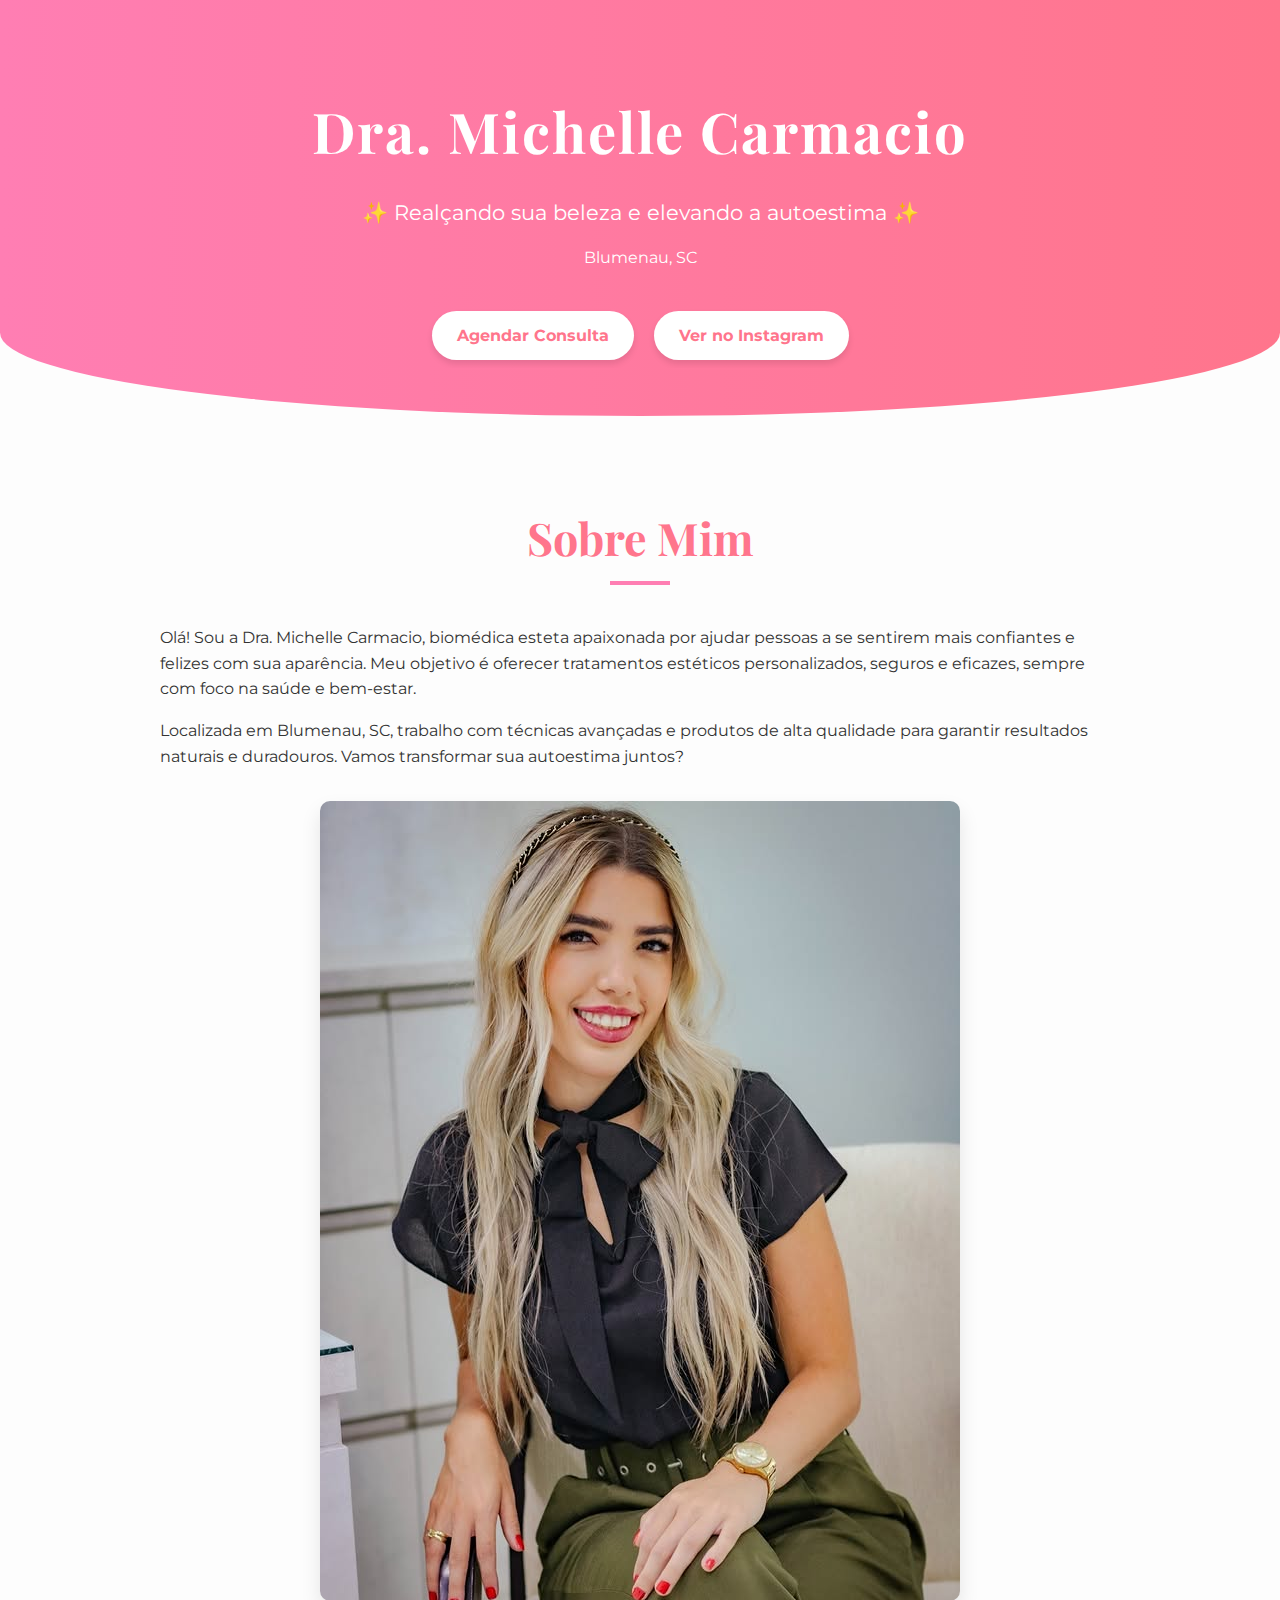
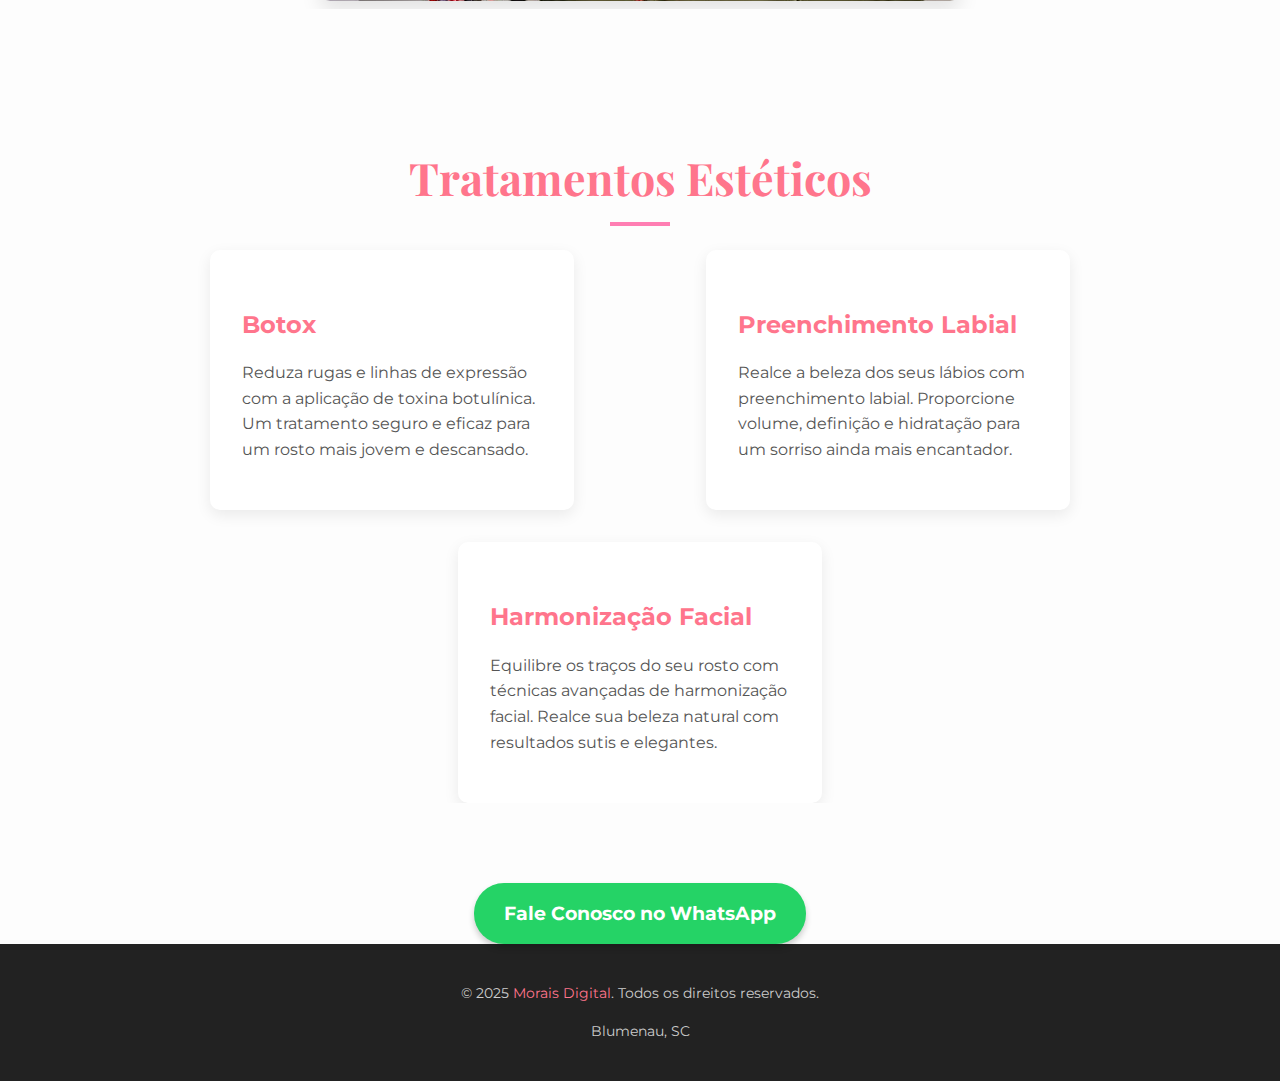
<file: Michelle .html>
<!DOCTYPE html>
<html lang="pt-BR">
<head>
    <meta charset="UTF-8">
    <meta name="viewport" content="width=device-width, initial-scale=1.0">
    <title>Dra. Michelle Carmacio | Biomédica Esteta</title>
    <style>
        @import url('https://fonts.googleapis.com/css2?family=Montserrat:wght@400;700&family=Playfair+Display:wght@700&display=swap');

        body {
            font-family: 'Montserrat', sans-serif;
            margin: 0;
            padding: 0;
            background-color: #fdfdfd;
            color: #333;
            line-height: 1.6;
        }

        .container {
            max-width: 960px;
            margin: auto;
            overflow: hidden;
            padding: 0 20px;
        }

        header {
            background: linear-gradient(to right, #ff7eb3, #ff758c);
            color: #fff;
            padding: 3rem 0;
            text-align: center;
            border-bottom-left-radius: 50% 20%;
            border-bottom-right-radius: 50% 20%;
        }

        header h1 {
            font-family: 'Playfair Display', serif;
            font-size: 3.5rem;
            margin-bottom: 0.5rem;
            letter-spacing: 2px;
        }

        header .subheader {
            font-size: 1.3rem;
            margin-bottom: 1rem;
        }

        header .location {
            font-size: 1rem;
            margin-bottom: 2rem;
        }

        .cta-buttons {
            margin-top: 1.5rem;
        }

        .cta-button {
            display: inline-block;
            background-color: #fff;
            color: #ff758c;
            padding: 12px 25px;
            text-decoration: none;
            border-radius: 25px;
            font-weight: bold;
            margin: 0.5rem;
            transition: all 0.3s ease;
            box-shadow: 0 4px 6px rgba(0,0,0,0.1);
        }

        .cta-button:hover {
            background-color: #f0f0f0;
            transform: translateY(-2px);
            box-shadow: 0 6px 8px rgba(0,0,0,0.15);
        }

        section {
            padding: 3rem 0;
            text-align: center;
        }

        section h2 {
            font-family: 'Playfair Display', serif;
            font-size: 2.8rem;
            margin-bottom: 1.5rem;
            color: #ff758c;
            position: relative;
            display: inline-block;
        }

        section h2::after {
            content: '';
            display: block;
            width: 60px;
            height: 4px;
            background: #ff7eb3;
            margin: 0.5rem auto 0;
        }

        .text-content {
            text-align: left;
            margin-bottom: 2rem;
        }

        .about-image img {
            max-width: 100%;
            height: auto;
            border-radius: 10px;
            box-shadow: 0 10px 20px rgba(0, 0, 0, 0.1);
        }

        .services {
            display: flex;
            flex-wrap: wrap;
            justify-content: space-around;
            gap: 2rem;
        }

        .service-item {
            background: #fff;
            padding: 2rem;
            border-radius: 10px;
            box-shadow: 0 5px 15px rgba(0,0,0,0.08);
            transition: transform 0.3s ease;
            text-align: left;
            max-width: 300px;
        }

        .service-item:hover {
            transform: translateY(-5px);
        }

        .service-item h3 {
            font-size: 1.5rem;
            margin-bottom: 1rem;
            color: #ff758c;
        }

        .service-item p {
            font-size: 1rem;
            color: #555;
        }

        .whatsapp-link {
            margin-top: 2rem;
            text-align: center;
        }

        .whatsapp-link a {
            display: inline-block;
            background-color: #25D366;
            color: #fff;
            padding: 15px 30px;
            text-decoration: none;
            border-radius: 30px;
            font-weight: bold;
            font-size: 1.2rem;
            transition: background-color 0.3s ease;
            box-shadow: 0 4px 6px rgba(0,0,0,0.2);
        }

        .whatsapp-link a:hover {
            background-color: #1DAE50;
        }

        footer {
            text-align: center;
            padding: 1.5rem 0;
            background-color: #222;
            color: #ccc;
            font-size: 0.9rem;
        }

        footer a {
            color: #ff758c;
            text-decoration: none;
        }

        footer a:hover {
            text-decoration: underline;
        }
    </style>
</head>
<body>

    <header>
        <div class="container">
            <h1>Dra. Michelle Carmacio</h1>
            <p class="subheader">✨ Realçando sua beleza e elevando a autoestima ✨</p>
            <p class="location"><i class="fas fa-map-marker-alt"></i> Blumenau, SC</p>
            <div class="cta-buttons">
                <a href="https://wa.me/5547999999999" target="_blank" class="cta-button whatsapp"><i class="fab fa-whatsapp"></i> Agendar Consulta</a>
                <a href="https://www.instagram.com/dra.michellecarmacio/" target="_blank" class="cta-button instagram"><i class="fab fa-instagram"></i> Ver no Instagram</a>
            </div>
        </div>
    </header>

    <section id="sobre">
        <div class="container">
            <h2>Sobre Mim</h2>
            <div class="text-content">
                <p>Olá! Sou a Dra. Michelle Carmacio, biomédica esteta apaixonada por ajudar pessoas a se sentirem mais confiantes e felizes com sua aparência. Meu objetivo é oferecer tratamentos estéticos personalizados, seguros e eficazes, sempre com foco na saúde e bem-estar.</p>
                <p>Localizada em Blumenau, SC, trabalho com técnicas avançadas e produtos de alta qualidade para garantir resultados naturais e duradouros. Vamos transformar sua autoestima juntos?</p>
            </div>
            <div class="about-image">
                <img src="/michelle-about.jpg" alt="Dra. Michelle Carmacio em ação">
            </div>
        </div>
    </section>

    <section id="servicos">
        <div class="container">
            <h2>Tratamentos Estéticos</h2>
            <div class="services">
                <div class="service-item">
                    <h3>Botox</h3>
                    <p>Reduza rugas e linhas de expressão com a aplicação de toxina botulínica. Um tratamento seguro e eficaz para um rosto mais jovem e descansado.</p>
                </div>
                <div class="service-item">
                    <h3>Preenchimento Labial</h3>
                    <p>Realce a beleza dos seus lábios com preenchimento labial. Proporcione volume, definição e hidratação para um sorriso ainda mais encantador.</p>
                </div>
                <div class="service-item">
                    <h3>Harmonização Facial</h3>
                    <p>Equilibre os traços do seu rosto com técnicas avançadas de harmonização facial. Realce sua beleza natural com resultados sutis e elegantes.</p>
                </div>
            </div>
        </div>
    </section>

    <div class="whatsapp-link">
        <a href="https://wa.me/5547992355944" target="_blank"><i class="fab fa-whatsapp"></i> Fale Conosco no WhatsApp</a>
    </div>

    <footer>
        <div class="footer">
            <p>
                &copy; 2025 <a href="https://www.moraisdigitalsolutions.site/" target="_blank">Morais Digital</a>. Todos os direitos reservados.
            </p>
            <p>Blumenau, SC</p>
        </div>
    </footer>

</body>
</html>
</file>
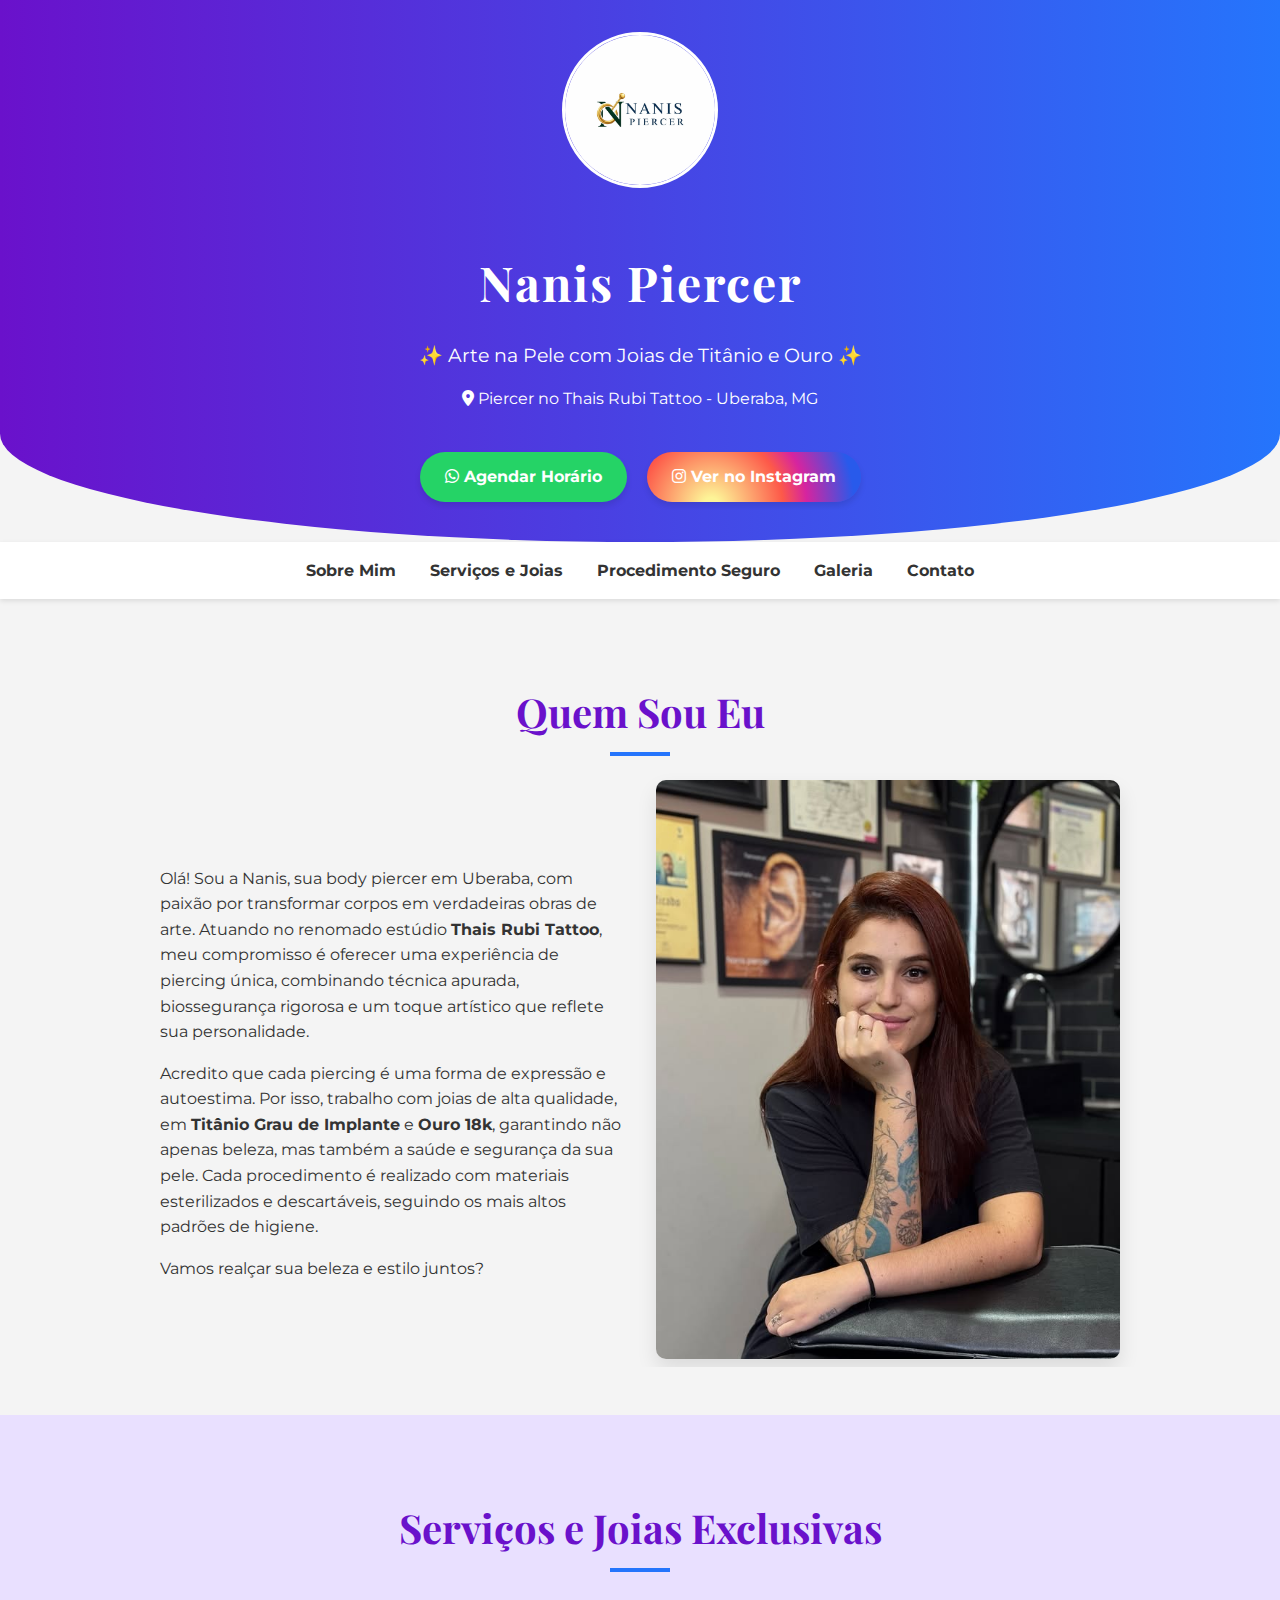
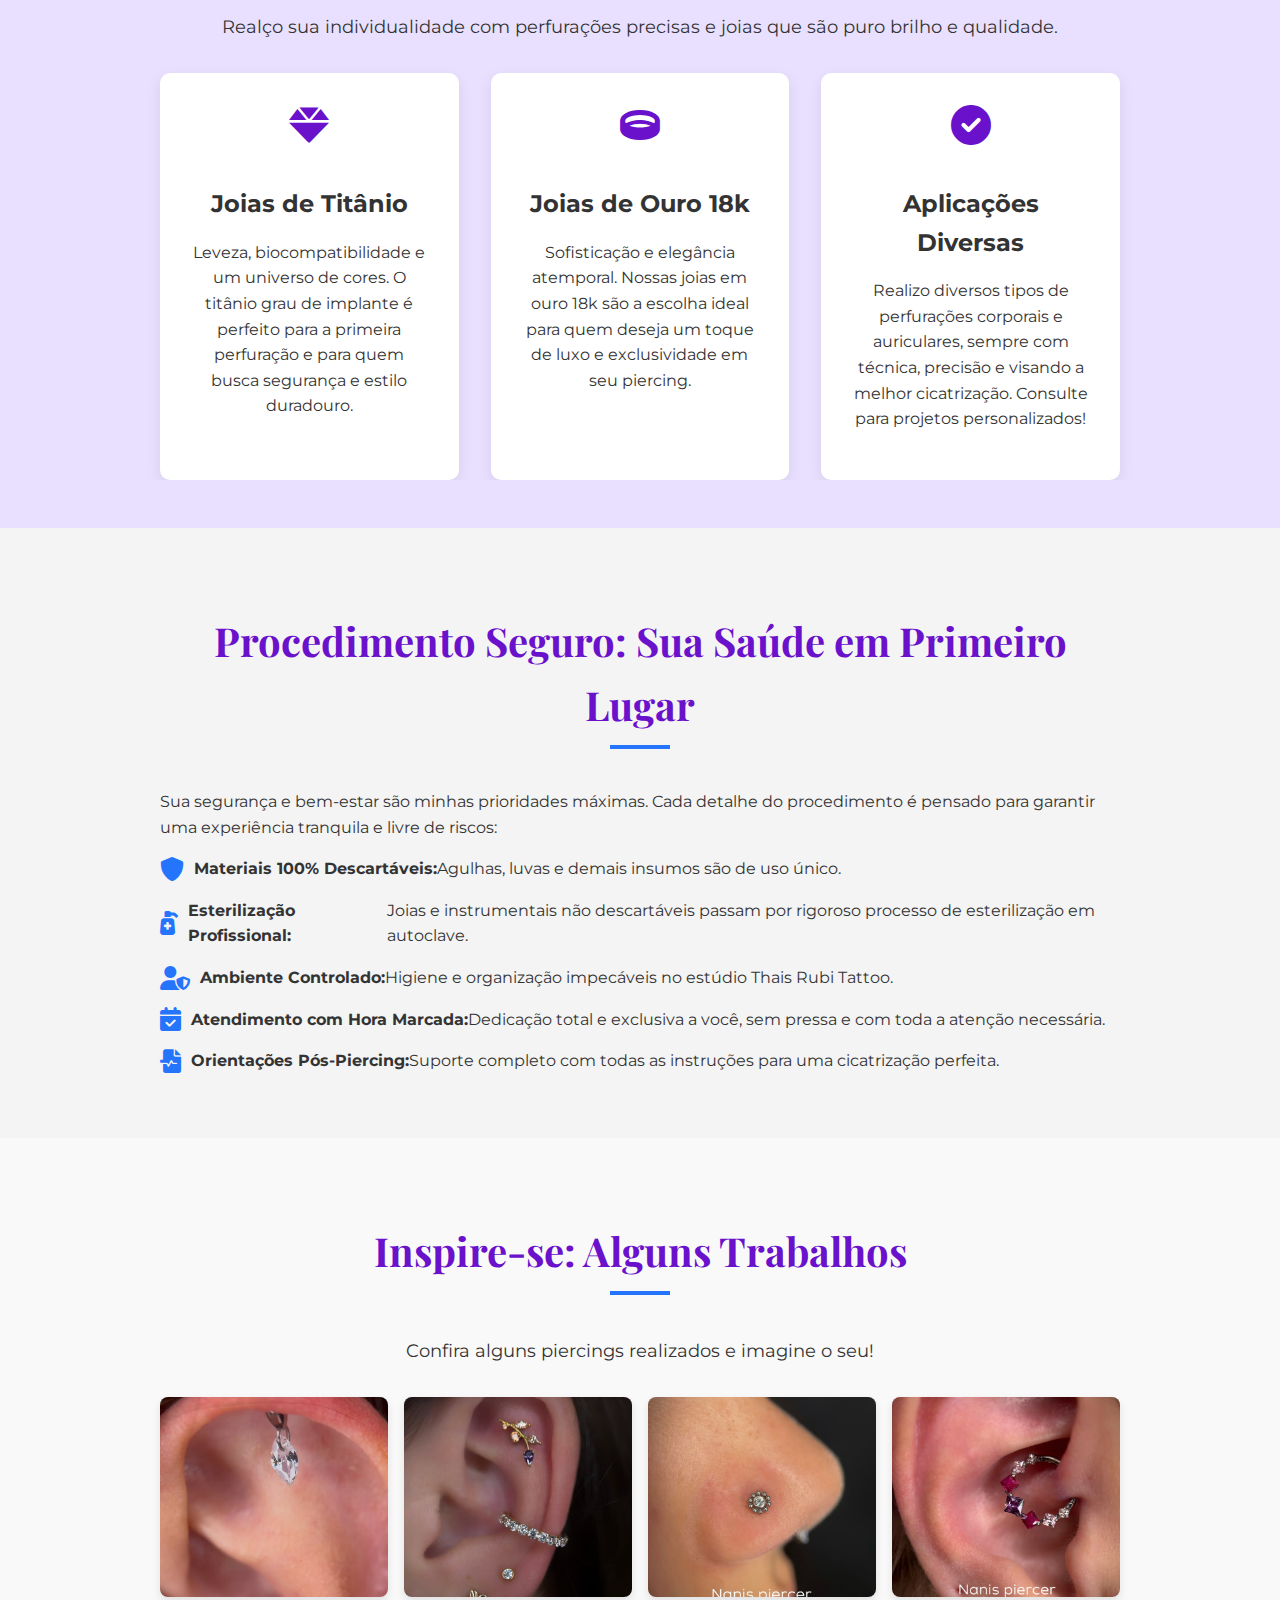
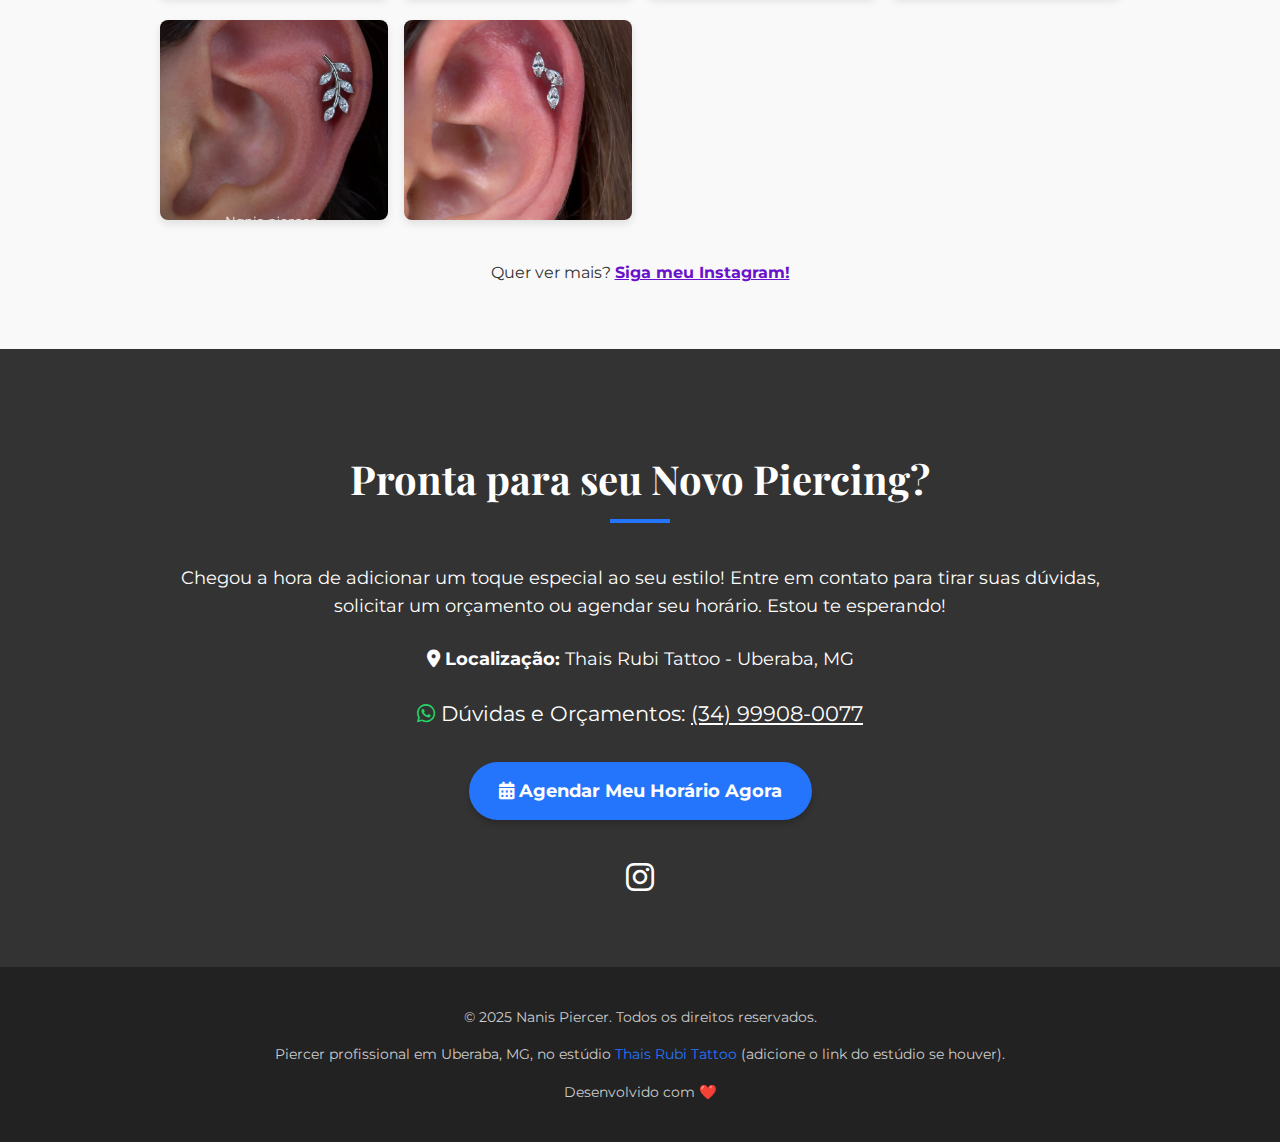
<file: nanispiercer.html>
<!DOCTYPE html>
<html lang="pt-BR">
<head>
    <meta charset="UTF-8">
    <meta name="viewport" content="width=device-width, initial-scale=1.0">
    <title>Nanis Piercer - Arte na Pele com Segurança e Estilo</title>
    <style>
        @import url('https://fonts.googleapis.com/css2?family=Montserrat:wght@400;700&family=Playfair+Display:wght@700&display=swap');

        body {
            font-family: 'Montserrat', sans-serif;
            margin: 0;
            padding: 0;
            background-color: #f4f4f4;
            color: #333;
            line-height: 1.6;
        }

        .container {
            max-width: 960px;
            margin: auto;
            overflow: hidden;
            padding: 0 20px;
        }

        header {
            background: linear-gradient(to right, #6a11cb, #2575fc);
            color: #fff;
            padding: 2rem 0;
            text-align: center;
            border-bottom-left-radius: 50% 20%;
            border-bottom-right-radius: 50% 20%;
        }

        header h1 {
            font-family: 'Playfair Display', serif;
            font-size: 3rem;
            margin-bottom: 0.5rem;
            letter-spacing: 2px;
        }

        header .subheader {
            font-size: 1.2rem;
            margin-bottom: 1rem;
        }

        header .location {
            font-size: 1rem;
            margin-bottom: 2rem;
        }

        .cta-buttons {
            margin-top: 1.5rem;
        }

        .cta-button {
            display: inline-block;
            background-color: #fff;
            color: #6a11cb;
            padding: 12px 25px;
            text-decoration: none;
            border-radius: 25px;
            font-weight: bold;
            margin: 0.5rem;
            transition: all 0.3s ease;
            box-shadow: 0 4px 6px rgba(0,0,0,0.1);
        }

        .cta-button:hover {
            background-color: #f0f0f0;
            transform: translateY(-2px);
            box-shadow: 0 6px 8px rgba(0,0,0,0.15);
        }

        .cta-button.whatsapp {
            background-color: #25D366;
            color: #fff;
        }

        .cta-button.whatsapp:hover {
            background-color: #1DAE50;
        }

        .cta-button.instagram {
            background: radial-gradient(circle at 30% 107%, #fdf497 0%, #fdf497 5%, #fd5949 45%, #d6249f 60%, #285AEB 90%);
            color: #fff;
        }
         .cta-button.instagram:hover {
            opacity: 0.9;
        }


        section {
            padding: 3rem 0;
            text-align: center;
        }

        section h2 {
            font-family: 'Playfair Display', serif;
            font-size: 2.5rem;
            margin-bottom: 1.5rem;
            color: #6a11cb;
            position: relative;
            display: inline-block;
        }

        section h2::after {
            content: '';
            display: block;
            width: 60px;
            height: 4px;
            background: #2575fc;
            margin: 0.5rem auto 0;
        }

        .section-content {
            display: flex;
            flex-wrap: wrap;
            justify-content: space-around;
            align-items: center;
            gap: 2rem;
        }

        .flex-layout {
            display: flex;
            flex-wrap: wrap;
            align-items: center;
            gap: 2rem; /* Espaço entre o texto e a imagem */
        }

        .text-content {
            flex: 1; /* O texto ocupa o espaço disponível */
            text-align: left;
        }

        .about-image {
            flex: 1; /* A imagem ocupa o espaço disponível */
            text-align: center;
        }

        .about-image img {
            max-width: 100%; /* Garante que a imagem não ultrapasse o tamanho do contêiner */
            height: auto;
            border-radius: 10px;
            box-shadow: 0 10px 20px rgba(0, 0, 0, 0.1);
        }

        @media (max-width: 768px) {
            .flex-layout {
                flex-direction: column; /* Empilha o texto e a imagem em telas menores */
            }
        }

        .feature-grid {
            display: grid;
            grid-template-columns: repeat(auto-fit, minmax(280px, 1fr));
            gap: 2rem;
            margin-top: 2rem;
        }

        .feature-item {
            background: #fff;
            padding: 2rem;
            border-radius: 10px;
            box-shadow: 0 5px 15px rgba(0,0,0,0.08);
            transition: transform 0.3s ease;
        }

        .feature-item:hover {
            transform: translateY(-5px);
        }

        .feature-item i { /* Ícones Font Awesome */
            font-size: 2.5rem;
            margin-bottom: 1rem;
            color: #6a11cb;
        }

        .feature-item h3 {
            font-size: 1.5rem;
            margin-bottom: 0.5rem;
            color: #333;
        }

        .gallery {
            display: grid;
            grid-template-columns: repeat(auto-fit, minmax(200px, 1fr));
            gap: 1rem;
            margin-top: 2rem;
        }

        .gallery-item img {
            width: 100%;
            height: 200px;
            object-fit: cover;
            border-radius: 8px;
            box-shadow: 0 4px 8px rgba(0,0,0,0.1);
            transition: transform 0.3s ease, box-shadow 0.3s ease;
        }

        .gallery-item img:hover {
            transform: scale(1.05);
            box-shadow: 0 8px 16px rgba(0,0,0,0.2);
        }

        .contact {
            background: #333;
            color: #fff;
            padding: 4rem 0;
        }

        .contact h2 {
            color: #fff;
        }

        .contact h2::after {
            background: #2575fc;
        }

        .contact p {
            font-size: 1.1rem;
            margin-bottom: 1.5rem;
        }

        .contact-button {
            display: inline-block;
            background-color: #2575fc;
            color: #fff;
            padding: 15px 30px;
            text-decoration: none;
            border-radius: 30px;
            font-weight: bold;
            font-size: 1.1rem;
            transition: background-color 0.3s ease;
            box-shadow: 0 4px 6px rgba(0,0,0,0.2);
        }

        .contact-button:hover {
            background-color: #1a5db3;
        }

        footer {
            text-align: center;
            padding: 1.5rem 0;
            background-color: #222;
            color: #ccc;
            font-size: 0.9rem;
        }

        footer a {
            color: #2575fc;
            text-decoration: none;
        }

        footer a:hover {
            text-decoration: underline;
        }

        /* Animação suave de scroll */
        html {
            scroll-behavior: smooth;
        }

        /* Ícones (exemplo usando Font Awesome - adicione o link no head se for usar) */
        /* Adicione este link no <head> se for usar Font Awesome:
           <link rel="stylesheet" href="https://cdnjs.cloudflare.com/ajax/libs/font-awesome/6.0.0-beta3/css/all.min.css">
        */
    </style>
    <link rel="stylesheet" href="https://cdnjs.cloudflare.com/ajax/libs/font-awesome/6.0.0-beta3/css/all.min.css">
</head>
<body>

    <header>
        <div class="container">
            <img src="/Gemini_Generated_Image_4py9234py9234py9.png" 
                 alt="Logo Nanis Piercer" 
                 style="border-radius: 50%; margin-bottom: 1rem; border: 3px solid #fff; max-width: 150px; height: auto;">
            <h1>Nanis Piercer</h1>
            <p class="subheader">✨ Arte na Pele com Joias de Titânio e Ouro ✨</p>
            <p class="location"><i class="fas fa-map-marker-alt"></i> Piercer no Thais Rubi Tattoo - Uberaba, MG</p>
            <div class="cta-buttons">
                <a href="https://wa.me/5534999080077" target="_blank" class="cta-button whatsapp"><i class="fab fa-whatsapp"></i> Agendar Horário</a>
                <a href="https://www.instagram.com/nanispiercer/" target="_blank" class="cta-button instagram"><i class="fab fa-instagram"></i> Ver no Instagram</a>
            </div>
        </div>
    </header>

    <nav style="background-color: #fff; padding: 1rem 0; text-align: center; box-shadow: 0 2px 5px rgba(0,0,0,0.1);">
        <div class="container">
            <a href="#sobre" style="margin: 0 15px; text-decoration: none; color: #333; font-weight: bold;">Sobre Mim</a>
            <a href="#servicos" style="margin: 0 15px; text-decoration: none; color: #333; font-weight: bold;">Serviços e Joias</a>
            <a href="#seguranca" style="margin: 0 15px; text-decoration: none; color: #333; font-weight: bold;">Procedimento Seguro</a>
            <a href="#galeria" style="margin: 0 15px; text-decoration: none; color: #333; font-weight: bold;">Galeria</a>
            <a href="#contato" style="margin: 0 15px; text-decoration: none; color: #333; font-weight: bold;">Contato</a>
        </div>
    </nav>

    <section id="sobre">
        <div class="container">
            <h2>Quem Sou Eu</h2>
            <div class="section-content flex-layout">
                <div class="text-content">
                    <p>Olá! Sou a Nanis, sua body piercer em Uberaba, com paixão por transformar corpos em verdadeiras obras de arte. Atuando no renomado estúdio <strong>Thais Rubi Tattoo</strong>, meu compromisso é oferecer uma experiência de piercing única, combinando técnica apurada, biossegurança rigorosa e um toque artístico que reflete sua personalidade.</p>
                    <p>Acredito que cada piercing é uma forma de expressão e autoestima. Por isso, trabalho com joias de alta qualidade, em <strong>Titânio Grau de Implante</strong> e <strong>Ouro 18k</strong>, garantindo não apenas beleza, mas também a saúde e segurança da sua pele. Cada procedimento é realizado com materiais esterilizados e descartáveis, seguindo os mais altos padrões de higiene.</p>
                    <p>Vamos realçar sua beleza e estilo juntos?</p>
                </div>
                <div class="about-image">
                    <img src="/image.png" alt="Nanis Piercer aplicando um piercing">
                </div>
            </div>
        </div>
    </section>

    <section id="servicos" style="background-color: #e9e0ff;">
        <div class="container">
            <h2>Serviços e Joias Exclusivas</h2>
            <p style="margin-bottom: 2rem; font-size: 1.1rem;">Realço sua individualidade com perfurações precisas e joias que são puro brilho e qualidade.</p>
            <div class="feature-grid">
                <div class="feature-item">
                    <i class="fas fa-gem"></i>
                    <h3>Joias de Titânio</h3>
                    <p>Leveza, biocompatibilidade e um universo de cores. O titânio grau de implante é perfeito para a primeira perfuração e para quem busca segurança e estilo duradouro.</p>
                </div>
                <div class="feature-item">
                    <i class="fas fa-ring"></i>
                    <h3>Joias de Ouro 18k</h3>
                    <p>Sofisticação e elegância atemporal. Nossas joias em ouro 18k são a escolha ideal para quem deseja um toque de luxo e exclusividade em seu piercing.</p>
                </div>
                <div class="feature-item">
                    <i class="fas fa-check-circle"></i>
                    <h3>Aplicações Diversas</h3>
                    <p>Realizo diversos tipos de perfurações corporais e auriculares, sempre com técnica, precisão e visando a melhor cicatrização. Consulte para projetos personalizados!</p>
                </div>
            </div>
        </div>
    </section>

    <section id="seguranca">
        <div class="container">
            <h2>Procedimento Seguro: Sua Saúde em Primeiro Lugar</h2>
            <div class="section-content">

                <div class="text-content" style="order: 1;">
                    <p>Sua segurança e bem-estar são minhas prioridades máximas. Cada detalhe do procedimento é pensado para garantir uma experiência tranquila e livre de riscos:</p>
                    <ul style="list-style: none; padding: 0;">
                        <li style="margin-bottom: 1rem; display: flex; align-items: center;"><i class="fas fa-shield-alt" style="color: #2575fc; font-size: 1.5rem; margin-right: 10px;"></i><strong>Materiais 100% Descartáveis:</strong> Agulhas, luvas e demais insumos são de uso único.</li>
                        <li style="margin-bottom: 1rem; display: flex; align-items: center;"><i class="fas fa-pump-medical" style="color: #2575fc; font-size: 1.5rem; margin-right: 10px;"></i><strong>Esterilização Profissional:</strong> Joias e instrumentais não descartáveis passam por rigoroso processo de esterilização em autoclave.</li>
                        <li style="margin-bottom: 1rem; display: flex; align-items: center;"><i class="fas fa-user-shield" style="color: #2575fc; font-size: 1.5rem; margin-right: 10px;"></i><strong>Ambiente Controlado:</strong> Higiene e organização impecáveis no estúdio Thais Rubi Tattoo.</li>
                        <li style="margin-bottom: 1rem; display: flex; align-items: center;"><i class="fas fa-calendar-check" style="color: #2575fc; font-size: 1.5rem; margin-right: 10px;"></i><strong>Atendimento com Hora Marcada:</strong> Dedicação total e exclusiva a você, sem pressa e com toda a atenção necessária.</li>
                        <li style="margin-bottom: 1rem; display: flex; align-items: center;"><i class="fas fa-file-medical-alt" style="color: #2575fc; font-size: 1.5rem; margin-right: 10px;"></i><strong>Orientações Pós-Piercing:</strong> Suporte completo com todas as instruções para uma cicatrização perfeita.</li>
                    </ul>
                </div>
            </div>
        </div>
    </section>

    <section id="galeria" style="background-color: #f9f9f9;">
        <div class="container">
            <h2>Inspire-se: Alguns Trabalhos</h2>
            <p style="margin-bottom: 2rem; font-size: 1.1rem;">Confira alguns piercings realizados e imagine o seu!</p>
            <div class="gallery">
                <div class="gallery-item"><img src="/1.jpg" alt="Piercing na orelha com joia de titânio"></div>
                <div class="gallery-item"><img src="/2.jpg" alt="Piercing no nariz com joia de ouro"></div>
                <div class="gallery-item"><img src="/3.jpg" alt="Detalhe de um body piercing"></div>
                <div class="gallery-item"><img src="/4.jpg" alt="Joia de piercing exclusiva"></div>
                <div class="gallery-item"><img src="/5.jpg" alt="Cliente com novo piercing"></div>
                <div class="gallery-item"><img src="/6.jpg" alt="Outro exemplo de piercing"></div>
            </div>
            <p style="margin-top: 2rem;">Quer ver mais? <a href="https://www.instagram.com/nanispiercer/" target="_blank" style="color: #6a11cb; font-weight: bold;">Siga meu Instagram!</a></p>
        </div>
    </section>

    <section id="contato" class="contact">
        <div class="container">
            <h2>Pronta para seu Novo Piercing?</h2>
            <p>Chegou a hora de adicionar um toque especial ao seu estilo! Entre em contato para tirar suas dúvidas, solicitar um orçamento ou agendar seu horário. Estou te esperando!</p>
            <p><i class="fas fa-map-marker-alt"></i> <strong>Localização:</strong> Thais Rubi Tattoo - Uberaba, MG</p>
            <p style="font-size: 1.3rem; margin-bottom: 2rem;">
                <i class="fab fa-whatsapp" style="color: #25D366;"></i> Dúvidas e Orçamentos:
                <a href="https://wa.me/5534999080077" target="_blank" style="color: #fff; text-decoration: underline;">(34) 99908-0077</a>
            </p>
            <a href="https://wa.me/5534999080077" target="_blank" class="contact-button"><i class="fas fa-calendar-alt"></i> Agendar Meu Horário Agora</a>
            <div style="margin-top: 2rem;">
                <a href="https://www.instagram.com/nanispiercer/" target="_blank" style="color: #fff; font-size: 2rem; margin: 0 10px;"><i class="fab fa-instagram"></i></a>
            </div>
        </div>
    </section>

    <footer>
        <div class="container">
            <p>&copy; 2025 Nanis Piercer. Todos os direitos reservados.</p>
            <p>Piercer profissional em Uberaba, MG, no estúdio <a href="#" target="_blank">Thais Rubi Tattoo</a> (adicione o link do estúdio se houver).</p>
            <p>Desenvolvido com ❤️</p>
        </div>
    </footer>

</body>
</html>
</file>
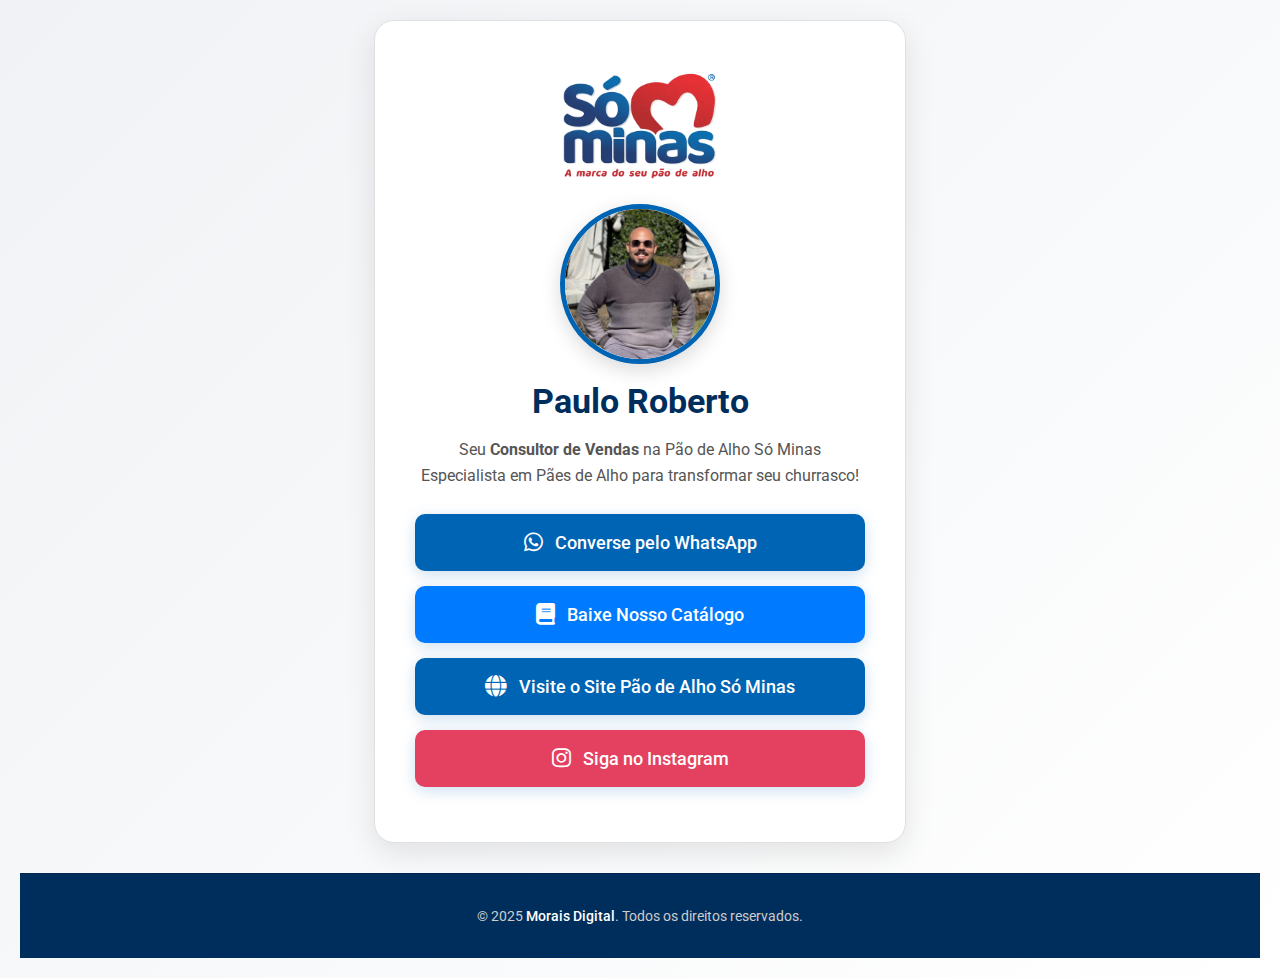
<file: paulo.html>
<!DOCTYPE html>
<html lang="pt-BR">
<head>
    <meta charset="UTF-8">
    <meta name="viewport" content="width=device-width, initial-scale=1.0">
    <title>Paulo Roberto - Pão de Alho Só Minas</title>
    <link rel="preconnect" href="https://fonts.googleapis.com">
    <link rel="preconnect" href="https://fonts.gstatic.com" crossorigin>
    <link href="https://fonts.googleapis.com/css2?family=Roboto:wght@300;400;500;700&display=swap" rel="stylesheet">
    <link rel="stylesheet" href="https://cdnjs.cloudflare.com/ajax/libs/font-awesome/6.0.0/css/all.min.css">

    <style>
        body {
            font-family: 'Roboto', sans-serif;
            background: linear-gradient(135deg, #F0F2F5, #FFFFFF); /* Light grey to white gradient */
            color: #333333;
            display: flex;
            flex-direction: column;
            justify-content: center;
            align-items: center;
            min-height: 100vh;
            margin: 0;
            padding: 20px;
            box-sizing: border-box;
        }

        .container {
            text-align: center;
            background-color: #FFFFFF; /* Clean white background */
            padding: 40px;
            border-radius: 20px;
            box-shadow: 0 10px 30px rgba(0, 0, 0, 0.1);
            max-width: 450px;
            width: 100%;
            position: relative;
            overflow: hidden;
            border: 1px solid #E0E0E0; /* Subtle border */
        }

        .profile-pic-area {
            margin-bottom: 20px;
            display: flex;
            justify-content: center;
            align-items: center;
            height: 150px;
        }

        .profile-pic {
            width: 150px;
            height: 150px;
            border-radius: 50%;
            object-fit: cover;
            object-position: center;
            border: 5px solid #0064B4; /* Vibrant medium blue from So Minas */
            box-shadow: 0 6px 20px rgba(0, 0, 0, 0.15);
            background: #fff;
        }

        h1 {
            font-family: 'Roboto', sans-serif;
            color: #002E5C; /* Deep dark blue from So Minas */
            margin-bottom: 10px;
            font-size: 34px;
            font-weight: 700;
        }

        .job-title {
            color: #555555; /* Medium grey for description */
            font-size: 16px;
            font-weight: 400;
            margin-bottom: 25px;
            line-height: 1.6;
        }

        .link-button {
            display: flex;
            align-items: center;
            justify-content: center;
            width: calc(100% - 40px);
            margin: 15px auto;
            padding: 18px 20px;
            color: white;
            text-decoration: none;
            border-radius: 10px;
            font-size: 18px;
            font-weight: 500;
            transition: transform 0.2s ease, box-shadow 0.2s ease, background-color 0.2s ease;
            border: none;
            cursor: pointer;
            box-shadow: 0 4px 15px rgba(0, 100, 180, 0.2); /* Shadow with brand blue tint */
            background-color: #0064B4; /* Vibrant medium blue from So Minas */
        }

        .link-button i {
            margin-right: 12px;
            font-size: 1.2em;
            line-height: 0;
        }

        .link-button:hover {
            transform: translateY(-4px);
            box-shadow: 0 8px 18px rgba(0, 100, 180, 0.3);
            background-color: #004F90; /* Slightly darker blue on hover */
        }

        .footer {
            margin-top: 30px;
            padding: 20px;
            text-align: center;
            font-size: 14px;
            color: #CCCCCC; /* Light grey for footer text */
            background-color: #002E5C; /* Deep dark blue from So Minas */
            border-top: 1px solid #00264D;
            width: 100%;
            box-sizing: border-box;
        }

        .footer a {
            color: #FFFFFF; /* White link in footer */
            text-decoration: none;
            transition: color 0.2s ease;
            font-weight: 500;
        }

        .footer a:hover {
            color: #ADD8E6; /* Light blue on hover */
            text-decoration: underline;
        }

        @media (max-width: 600px) {
            .container {
                padding: 30px 15px;
            }
            .profile-pic {
                width: 120px;
                height: 120px;
            }
            h1 {
                font-size: 28px;
            }
            .job-title {
                font-size: 15px;
            }
            .link-button {
                padding: 16px 15px;
                font-size: 16px;
                width: calc(100% - 30px);
            }
            .footer {
                font-size: 12px;
                padding: 15px 10px;
            }
        }
    </style>
</head>
<body>
    <div class="container">
        <div style="margin-bottom: 18px;">
            <img src="img/Logo-So-Minas.webp" alt="Logo So Minas" style="max-width: 180px; width: 100%; height: auto; display: block; margin: 0 auto;">
        </div>
        <div class="profile-pic-area">
            <img src="img/vendedor_sominas_foto.jpg" alt="Foto de Perfil do Vendedor So Minas" class="profile-pic">
        </div>

        <h1>Paulo Roberto</h1>
        <p class="job-title">
            Seu <strong>Consultor de Vendas</strong> na Pão de Alho Só Minas<br> 
            Especialista em Pães de Alho para transformar seu churrasco!
        </p>

        <a href="https://wa.me/553491243079" target="_blank" class="link-button whatsapp-button">
            <i class="fab fa-whatsapp"></i> Converse pelo WhatsApp
        </a>

        <a href="https://sominas.com.br/produtos/" target="_blank" class="link-button catalog-button" style="background-color: #007BFF;">
            <i class="fas fa-book"></i> Baixe Nosso Catálogo
        </a>

        <a href="https://sominas.com.br/" target="_blank" class="link-button website-button">
            <i class="fas fa-globe"></i> Visite o Site Pão de Alho Só Minas
        </a>

        <a href="https://www.instagram.com/sominasalimentos/" target="_blank" class="link-button instagram-button" style="background-color: #E4405F;">
            <i class="fab fa-instagram"></i> Siga no Instagram
        </a>
    </div>

    <div class="footer">
        <p>
            &copy; 2025 <a href="https://www.moraisdigitalsolutions.site/" target="_blank">Morais Digital</a>. Todos os direitos reservados.
        </p>
    </div>
</body>
</html>
</file>
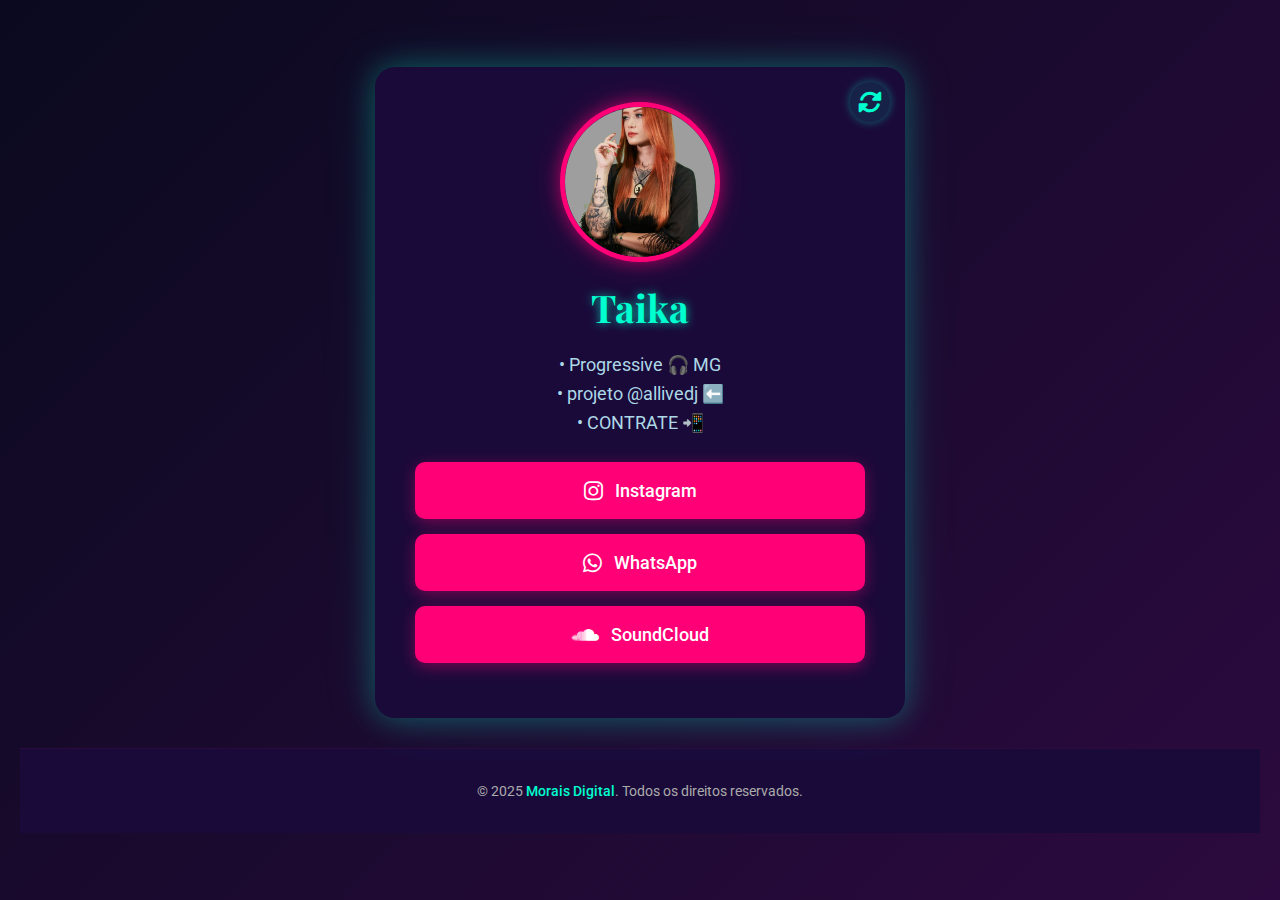
<file: taika.html>
<!DOCTYPE html>
<html lang="pt-BR">
<head>
    <meta charset="UTF-8">
    <meta name="viewport" content="width=device-width, initial-scale=1.0">
    <title id="page-title">Taika DJ - Psytrance MG</title>
    <link rel="preconnect" href="https://fonts.googleapis.com">
    <link rel="preconnect" href="https://fonts.gstatic.com" crossorigin>
    <link href="https://fonts.googleapis.com/css2?family=Roboto:wght@300;400;500;700&family=Playfair+Display:wght@400;700&display=swap" rel="stylesheet">
    <link rel="stylesheet" href="https://cdnjs.cloudflare.com/ajax/libs/font-awesome/6.0.0/css/all.min.css">

    <style>
        /* Base Styles - Default "Cosmic" Psytrance Theme (Taika) */
        body {
            font-family: 'Roboto', sans-serif;
            background: linear-gradient(135deg, #0A0A1F, #2C0A3F); /* Deep Space Blue to Violet */
            color: #E0E0E0;
            display: flex;
            flex-direction: column;
            justify-content: center;
            align-items: center;
            min-height: 100vh;
            margin: 0;
            padding: 20px;
            box-sizing: border-box;
            transition: background 0.5s ease;
        }

        .container {
            text-align: center;
            background-color: #1A0A3A; /* Darker Violet-Blue */
            padding: 40px;
            border-radius: 20px;
            box-shadow: 0 0 30px rgba(0, 255, 206, 0.3), 0 0 60px rgba(0, 255, 206, 0.1); /* Aqua glowing shadow */
            max-width: 450px;
            width: 100%;
            position: relative;
            overflow: hidden;
            transition: background-color 0.5s ease, box-shadow 0.5s ease;
        }

        .profile-pic-area {
            margin-bottom: 20px;
            display: flex;
            justify-content: center;
            align-items: center;
            height: 150px;
            animation: pulse 2s infinite alternate;
        }

        @keyframes pulse {
            0% { transform: scale(1); }
            100% { transform: scale(1.02); }
        }

        .profile-pic {
            width: 150px;
            height: 150px;
            border-radius: 50%;
            object-fit: cover;
            object-position: center;
            border: 5px solid #FF0077; /* Neon Pink border */
            box-shadow: 0 0 15px rgba(255, 0, 119, 0.5), 0 0 30px rgba(255, 0, 119, 0.3); /* Neon glow for pic */
            background: #fff;
            transition: border-color 0.5s ease, box-shadow 0.5s ease;
        }

        h1 {
            font-family: 'Playfair Display', serif;
            color: #00FFCE; /* Electric Aqua/Cyan */
            margin-bottom: 10px;
            font-size: 38px;
            font-weight: 700;
            text-shadow: 0 0 10px rgba(0, 255, 206, 0.7); /* Neon glow text shadow */
            transition: color 0.5s ease, text-shadow 0.5s ease;
        }

        .job-title {
            color: #ADD8E6; /* Light Blue */
            font-size: 18px;
            font-weight: 400;
            margin-bottom: 25px;
            line-height: 1.6;
            transition: color 0.5s ease;
        }

        .link-button {
            display: flex;
            align-items: center;
            justify-content: center;
            width: calc(100% - 40px);
            margin: 15px auto;
            padding: 18px 20px;
            color: white;
            text-decoration: none;
            border-radius: 10px;
            font-size: 18px;
            font-weight: 500;
            transition: transform 0.3s ease, box-shadow 0.3s ease, background-color 0.3s ease, color 0.3s ease;
            border: none;
            cursor: pointer;
            box-shadow: 0 4px 15px rgba(255, 0, 119, 0.4);
            position: relative;
            overflow: hidden;
            z-index: 1;
            background-color: #FF0077; /* Neon Pink */
        }

        .link-button i {
            margin-right: 12px;
            font-size: 1.2em;
            line-height: 0;
            transition: color 0.3s ease;
        }

        .link-button::before {
            content: '';
            position: absolute;
            top: 0;
            left: -100%;
            width: 100%;
            height: 100%;
            background: rgba(255, 255, 255, 0.2); /* Stronger hover shimmer */
            transition: left 0.4s ease;
            z-index: -1;
        }

        .link-button:hover::before {
            left: 0;
        }

        .link-button:hover {
            transform: translateY(-5px);
            box-shadow: 0 10px 25px rgba(255, 0, 119, 0.6);
            background-color: #C8005A;
            color: #FFF;
        }

        .footer {
            margin-top: 30px;
            padding: 20px;
            text-align: center;
            font-size: 14px;
            color: #AAAAAA;
            background-color: #1A0A3A;
            border-top: 1px solid #2C0A3F;
            width: 100%;
            box-sizing: border-box;
            transition: background-color 0.5s ease, border-top-color 0.5s ease;
        }

        .footer a {
            color: #00FFCE;
            text-decoration: none;
            transition: color 0.3s ease;
            font-weight: 500;
        }

        .footer a:hover {
            color: #FFFF00;
            text-decoration: underline;
        }

        #toggle-theme { /* Changed ID */
            position: absolute;
            top: 15px;
            right: 15px;
            cursor: pointer;
            font-size: 24px;
            color: #00FFCE;
            background-color: rgba(0, 255, 206, 0.1);
            border-radius: 50%;
            width: 40px;
            height: 40px;
            display: flex;
            justify-content: center;
            align-items: center;
            box-shadow: 0 0 10px rgba(0, 255, 206, 0.4);
            transition: background-color 0.3s ease, color 0.3s ease, box-shadow 0.3s ease;
            z-index: 10;
        }

        #toggle-theme:hover {
            background-color: rgba(0, 255, 206, 0.3);
            color: #FFFF00;
            box-shadow: 0 0 15px rgba(0, 255, 206, 0.6);
        }

        @media (max-width: 600px) {
            .container {
                padding: 30px 15px;
            }
            .profile-pic {
                width: 120px;
                height: 120px;
            }
            h1 {
                font-size: 32px;
            }
            .job-title {
                font-size: 16px;
            }
            .link-button {
                padding: 16px 15px;
                font-size: 16px;
                width: calc(100% - 30px);
            }
            .footer {
                font-size: 12px;
                padding: 15px 10px;
            }
        }

        /* Tech House Theme Styles (Allive DJ) */
        body.tech-house-mode { /* Changed class name */
            background: linear-gradient(135deg, #0D0D0D, #000000); /* Near Black */
            color: #E0E0E0; /* Keep general text light */
        }

        body.tech-house-mode .container {
            background-color: #1F1F1F; /* Dark Gray */
            box-shadow: 0 0 30px rgba(0, 255, 255, 0.3), 0 0 60px rgba(0, 255, 255, 0.1); /* Electric Cyan glowing shadow */
        }

        body.tech-house-mode .profile-pic {
            border: 5px solid #00FFFF; /* Electric Cyan border */
            box-shadow: 0 0 15px rgba(0, 255, 255, 0.5), 0 0 30px rgba(0, 255, 255, 0.3); /* Electric Cyan glow */
        }

        body.tech-house-mode h1 {
            color: #00FFFF; /* Electric Cyan */
            text-shadow: 0 0 10px rgba(0, 255, 255, 0.7); /* Electric Cyan neon glow text shadow */
        }

        body.tech-house-mode .job-title {
            color: #A9A9A9; /* Darker Gray */
        }

        body.tech-house-mode .link-button {
            background-color: #333333; /* Dark Gray button */
            color: #FFFFFF; /* White text for dark buttons */
            box-shadow: 0 4px 15px rgba(0, 255, 255, 0.2); /* Subtle cyan glow */
        }

        body.tech-house-mode .link-button:hover {
            background-color: #444444; /* Slightly lighter gray on hover */
            box-shadow: 0 10px 25px rgba(0, 255, 255, 0.5); /* Stronger cyan glow */
        }

        body.tech-house-mode .footer {
            background-color: #0A0A0A;
            border-top: 1px solid #1F1F1F;
            color: #AAAAAA;
        }

        body.tech-house-mode .footer a {
            color: #00FFFF; /* Electric Cyan */
        }

        body.tech-house-mode .footer a:hover {
            color: #FFFFFF; /* White on hover */
        }

        body.tech-house-mode #toggle-theme {
            background-color: rgba(0, 255, 255, 0.1); /* Translucent cyan background */
            color: #00FFFF; /* Electric Cyan icon */
            box-shadow: 0 0 10px rgba(0, 255, 255, 0.4);
        }

        body.tech-house-mode #toggle-theme:hover {
            background-color: rgba(0, 255, 255, 0.3);
            color: #FFFFFF; /* White on hover */
            box-shadow: 0 0 15px rgba(0, 255, 255, 0.6);
        }
    </style>
</head>
<body>
    <div class="container">
        <div id="toggle-theme"> <i class="fas fa-sync-alt"></i> </div>

        <div class="profile-pic-area">
            <img id="profile-pic" src="img/taika_foto.jpg" alt="Foto de Perfil de Taika DJ" class="profile-pic">
        </div>

        <h1 id="dj-name">Taika</h1>
        <p class="job-title" id="job-description">
            • Progressive 🎧 MG<br>
            • projeto @allivedj ⬅️<br>
            • CONTRATE 📲
        </p>

        <a id="instagram-link" href="https://www.instagram.com/taikadj" target="_blank" class="link-button instagram-button">
            <i class="fab fa-instagram"></i> <span id="instagram-text">Instagram</span>
        </a>

        <a id="whatsapp-link" href="https://wa.me/5534996759031" target="_blank" class="link-button whatsapp-button">
            <i class="fab fa-whatsapp"></i> WhatsApp
        </a>

        <a id="soundcloud-link" href="https://on.soundcloud.com/S866WxnllptlppXoEF" target="_blank" class="link-button soundcloud-button">
            <i class="fab fa-soundcloud"></i> SoundCloud
        </a>
    </div>

    <div class="footer">
        <p>
            &copy; 2025 <a href="https://www.moraisdigitalsolutions.site/" target="_blank">Morais Digital</a>. Todos os direitos reservados.
        </p>
    </div>

    <script>
        const toggleButton = document.getElementById('toggle-theme'); // Changed ID
        const body = document.body;
        const djName = document.getElementById('dj-name');
        const jobDescription = document.getElementById('job-description');
        const profilePic = document.getElementById('profile-pic');
        const instagramLink = document.getElementById('instagram-link');
        const soundcloudLink = document.getElementById('soundcloud-link');
        const instagramText = document.getElementById('instagram-text');
        const pageTitle = document.getElementById('page-title');

        // Content for Taika (Psytrance)
        const taikaContent = {
            name: "Taika",
            description: `• Progressive 🎧 MG<br>• projeto @allivedj ⬅️<br>• CONTRATE 📲`, // Keeping this text for Taika's progressive set
            profilePic: "img/taika_foto.jpg",
            instagramUrl: "https://www.instagram.com/taikadj",
            instagramText: "Instagram",
            soundcloudUrl: "https://on.soundcloud.com/S866WxnllptlppXoEF",
            title: "Taika DJ - Psytrance MG"
        };

        // Content for Allive DJ (Tech House) - Adjust URLs and text if needed!
        const alliveContent = {
            name: "Allive DJ",
            description: `• Tech House 🎶 Brasil<br>• Grooves Hipnóticos & Basslines<br>• Agende seu set! 📥`,
            profilePic: "img/allive_foto.jpg", // Make sure you have this image!
            instagramUrl: "https://www.instagram.com/allivedj", // **UPDATE THIS IF DIFFERENT**
            instagramText: "@allivedj",
            soundcloudUrl: "https://on.soundcloud.com/allivedj-link", // **UPDATE THIS WITH ALLIVE'S SOUNDCLOUD**
            title: "Allive DJ - Tech House Brasil"
        };

        let isTaikaMode = true; // Start with Taika's theme

        toggleButton.addEventListener('click', () => {
            if (isTaikaMode) {
                // Switch to Allive DJ (Tech House) mode
                body.classList.add('tech-house-mode');
                djName.textContent = alliveContent.name;
                jobDescription.innerHTML = alliveContent.description;
                profilePic.src = alliveContent.profilePic;
                profilePic.alt = `Foto de Perfil de ${alliveContent.name}`;
                instagramLink.href = alliveContent.instagramUrl;
                instagramText.textContent = alliveContent.instagramText;
                soundcloudLink.href = alliveContent.soundcloudUrl;
                pageTitle.textContent = alliveContent.title;
                toggleButton.querySelector('i').classList.replace('fa-sync-alt', 'fa-fire'); // Icon for tech house? or other
            } else {
                // Switch back to Taika (Psytrance) mode
                body.classList.remove('tech-house-mode');
                djName.textContent = taikaContent.name;
                jobDescription.innerHTML = taikaContent.description;
                profilePic.src = taikaContent.profilePic;
                profilePic.alt = `Foto de Perfil de ${taikaContent.name}`;
                instagramLink.href = taikaContent.instagramUrl;
                instagramText.textContent = taikaContent.instagramText;
                soundcloudLink.href = taikaContent.soundcloudUrl;
                pageTitle.textContent = taikaContent.title;
                toggleButton.querySelector('i').classList.replace('fa-fire', 'fa-sync-alt'); // Switch back icon
            }
            isTaikaMode = !isTaikaMode; // Toggle the state
        });
    </script>
</body>
</html>
</file>
<file: css/style.css>
/*--------------------------------------------------------------
# Variáveis Globais e Estilos Base (mantido como antes)
--------------------------------------------------------------*/
:root {
    --brand-primary: #0056b3;
    --brand-secondary: #6c757d;
    --brand-light: #f8f9fa;
    --brand-dark: #343a40;
  }
  
  body {
    /* Usando a fonte IBM Plex Sans adicionada no HTML */
    font-family: 'IBM Plex Sans', sans-serif;
    color: var(--brand-dark);
  }
  
  h1, h2, h3, h4, h5, h6 {
    font-family: 'IBM Plex Sans', sans-serif; /* Aplicando também aos títulos */
  }
  
  .btn-primary {
    background-color: var(--brand-primary);
    border-color: var(--brand-primary);
  }
  
  .btn-primary:hover {
    background-color: #004085;
    border-color: #00376e;
  }
  
  a {
      color: var(--brand-primary);
      text-decoration: none;
  }
  
  a:hover {
      color: #004085;
  }
  
  /*--------------------------------------------------------------
  # Header AJUSTADO COM ANIMAÇÃO
  --------------------------------------------------------------*/
  .header-bg {
      /* Gradiente mantido, imagem de fundo deve ser adicionada aqui se desejado */
      background: linear-gradient(rgba(0, 40, 120, 0.85), rgba(0, 20, 80, 0.95)); /* Ajuste o gradiente se precisar de mais contraste com a animação */
      /* background-image: url('../img/sua-imagem-fundo.jpg'); */
      background-size: cover;
      background-position: center center;
      padding: 60px 0; /* Padding pode precisar de ajuste */
      position: relative; /* Necessário para posicionar o canvas */
      overflow: hidden; /* Para conter o canvas */
      min-height: 70vh; /* Dar altura mínima para a animação aparecer bem */
      display: flex;
      align-items: center; /* Centralizar verticalmente o conteúdo */
  }
  
  /* Wrapper para o conteúdo textual e botão dentro do header */
  .header-content-wrapper {
      position: relative; /* Para ficar acima do canvas */
      z-index: 2;
  }
  
  
  /* Estilo para o Canvas Starfield */
  canvas#starfield {
    position: absolute;
    top: 0;
    left: 0;
    width: 100%;
    height: 100%;
    z-index: 0; /* Atrás de todo o conteúdo */
    background: transparent; /* Fundo transparente para ver o gradiente/imagem do header */
  }
  
  /* Container para centralizar a animação do foguete */
  .rocket-animation-container {
      display: flex;
      justify-content: center;
      align-items: center;
      width: 100%;
      min-height: 18em; /* Espaço para o foguete e chamas */
      margin-bottom: 1rem; /* Espaço abaixo do foguete, antes do texto */
      position: relative; /* Adicionado para evitar problemas de posicionamento */
      overflow: visible; /* Garantir que as chamas não sejam cortadas */
  }
  
  /* Estilos da Animação do Foguete (Integrados e Adaptados) */
  *,
  ::before,
  ::after {
    box-sizing: border-box; /* Já definido globalmente, mas reforçado */
  }
  
  .stage {
    width: 15em;
    height: 15em;
    position: relative;
    /* transform: rotate(45deg); */ /* Rotação removida para melhor integração */
    font-size: 12px; /* Reduzido um pouco para caber melhor */
    /* animation: zigzack 4s linear infinite alternate-reverse; */ /* Animação removida */
    margin-top: 4em; /* Ajuste para dar espaço às chamas */
    overflow: visible; /* Garantir que os elementos internos não sejam cortados */
  }
  
  /* @keyframes zigzack { ... } */ /* Animação zigzack removida */
  
  .body {
    height: 10em;
    width: 4em;
    background-color: #3ca7f5; /* Cor original - pode trocar por var(--brand-primary) ou outra */
    position: absolute;
    top: 50%;
    left: 50%;
    transform: translate(-50%, -50%);
    border-radius: 100px;
    z-index: 1;
  }
  
  .top {
    position: absolute;
    height: 2em;
    width: 1em;
    top: 0;
    left: 50%;
    transform: translate(-50%, -50%);
  }
  
  .light {
    position: absolute;
    height: 0.5em;
    width: 0.5em;
    top: -0.5em;
    left: 50%;
    background-color: white;
    transform: translate(-50%, -50%);
    border-radius: 10px;
    animation: blink 1s linear infinite alternate-reverse;
  }
  
  @keyframes blink {
    0% {
      opacity: 0.2;
      box-shadow: 0 0 5px rgba(255, 255, 255, 0.5);
    }
    100% {
      opacity: 1;
       box-shadow: 0 0 10px rgba(255, 255, 255, 0.8);
    }
  }
  
  .antenna {
    position: absolute;
    height: 1.5em;
    width: 0.1em;
    bottom: 0;
    left: 50%;
    background-color: #3ca7f5; /* Cor original */
    transform: translate(-50%, -50%);
    border-radius: 100px;
  }
  .base2 {
    position: absolute;
    bottom: 0;
    left: 50%;
    height: 1.1em;
    width: 0.5em;
    background-color: #3ca7f5; /* Cor original */
    transform: translate(-50%, -50%);
  }
  
  .base1 {
    position: absolute;
    height: 0.9em;
    width: 1em;
    bottom: 0;
    left: 50%;
    background-color: #3ca7f5; /* Cor original */
    transform: translate(-50%, -50%);
  }
  
  .glass {
    position: absolute;
    height: 3em;
    width: 2em;
    /* Gif animado como background - pode pesar, considere alternativa */
    background: url('https://i.postimg.cc/sD7SQ2y3/giphy-2.gif') no-repeat center center;
    background-size: cover;
    border: 2px solid #b4d3e9; /* Adicionando borda para definir melhor */
    border-radius: 20px;
    top: 30%;
    left: 50%;
    transform: translate(-50%, -50%);
    overflow: hidden; /* Para conter o reflexo */
  }
  
  .reflection {
    position: absolute;
    width: 0.5em;
    height: 0.5em;
    background-color: rgba(255, 255, 255, 0.7); /* Reflexo mais suave */
    border-radius: 3px;
    right: 0.2em;
    top: 0.5em;
    filter: blur(0.06em);
  }
  
  .flag {
    position: absolute;
    left: 50%;
    top: 65%; /* Ajuste vertical */
    transform: translate(-50%, -50%);
  }
  .flag img {
      display: block; /* Evitar espaço extra abaixo da imagem */
  }
  
  .boster {
    position: absolute;
    height: 5em;
    width: 2em;
    background-color: #b4d3e9; /* Cor original */
    border-radius: 7px;
    z-index: 2;
  }
  .bosterL {
    bottom: 0em;
    left: -1em;
  }
  /* Removido texto 'Universe' */
  /* .bosterL p{ ... } */
  
  .bosterR {
    bottom: 0em;
    right: -1em;
  }
  /* Removido texto 'Meta' */
  /* .bosterR p{ ... } */
  
  .ring {
    position: absolute;
    height: 1em;
    width: 4em;
    background-color: #275792; /* Cor original */
    bottom: 0;
    z-index: 1;
    display: flex;
    justify-content: space-between;
    align-items: center;
  }
  
  .s1 {
    height: 0.5em;
    width: 0.2em;
    background-color: #1a3a63; /* Cor mais escura para detalhe */
  }
  
  .fire {
    position: absolute;
    height: 5em; /* Altura base das chamas */
    width: 4em;
    bottom: -5em; /* Posiciona abaixo do foguete */
    left: 50%; /* Alinha com o anel */
    transform: translateX(-50%);
    display: flex;
    justify-content: space-around;
    align-items: flex-end; /* Alinha chamas na base */
    z-index: 0;
  }
  
  .flame {
    position: relative;
    /* top: -0.3em; */ /* Removido - alinhado pela base agora */
    width: 0.5em;
    background-color: #f6a728; /* Cor principal chama */
    border-radius: 3px 3px 0 0; /* Arredondar topo da chama */
    transform-origin: bottom center; /* Animação cresce da base */
    animation: flameGrow 0.5s linear infinite alternate-reverse;
  }
  
  .flame.h1 { height: 4em; }
  .flame.h2 { height: 5em; background-color: #f66928; } /* Cor diferente */
  .flame.h3 { height: 6em; }
  .flame.h4 { height: 5em; background-color: #f66928; } /* Cor diferente */
  .flame.h5 { height: 4em; }
  
  /* Animação unificada para as chamas */
  @keyframes flameGrow {
    0% {
      transform: scaleY(0.8); /* Encurta a chama */
      opacity: 0.8;
    }
    100% {
      transform: scaleY(1.2); /* Alonga a chama */
      opacity: 1;
    }
  }
  
  /* Estilos para destaque no H1 e botão (mantidos como antes) */
  .header-bg h1 .highlight-word {
      font-weight: 700;
      /* color: #a8d8ff; */
  }
  
  .btn-header-cta {
     transition: transform 0.3s ease, box-shadow 0.3s ease;
  }
  .btn-header-cta:hover {
     transform: translateY(-3px);
     box-shadow: 0 4px 15px rgba(0, 0, 0, 0.2);
  }
  
  /* Animação FadeIn (mantida como antes) */
  @keyframes fadeIn {
    from { opacity: 0; transform: translateY(10px); }
    to { opacity: 1; transform: translateY(0); }
  }
  
  .header-bg h1, .header-bg p, .header-bg .btn-header-cta {
    animation: fadeIn 0.8s ease-out forwards;
    opacity: 0;
  }
  
  .header-bg p { animation-delay: 0.3s; }
  .header-bg .btn-header-cta { animation-delay: 0.6s; }
  
  .loader {
    position: relative;
    display: flex;
    justify-content: center;
    align-items: center;
    overflow: hidden;
    border-radius: 50%;
  }
  
  .loader span {
    position: relative;
    width: 250px;
    height: 250px;
    background: #eaeef0;
    border: 5px solid #eaeef0;
    border-radius: 50%;
    box-shadow: 0px 8px 15px rgba(255, 255, 0, 0.91), 8px 8px 25px rgba(0, 0, 0, 0.15);
  }
  
  .loader span::before {
    position: absolute;
    content: '';
    inset: 0;
    border-radius: 50%;
    box-shadow: inset 10px 10px 20px rgba(0, 0, 0, 0.5), inset -5px -5px 15px rgba(255, 255, 255, 1);
  }
  
  .loader span::after {
    content: '';
    position: absolute;
    inset: 40px;
    background: #eaeef0;
    border: 1px solid #eaeef0;
    border-radius: 50%;
    box-shadow: -8px 8px 25px rgba(255, 255, 255, 1), 8px 8px 25px rgba(0, 0, 0, 0.25),
      inset 3px 3px 10px rgba(255, 255, 255, 1), inset -1px -1px 15px rgba(255, 255, 255, 1);
  }
  
  .loader span i {
    position: absolute;
    inset: 0;
    border-radius: 50%;
    overflow: hidden;
    background: linear-gradient(#0056b3, #6c757d, #f8f9fa); /* Adjusted to project colors */
    animation: animate 2s linear infinite; /* Slowed down animation */
  }
  
  @keyframes animate {
    0% {
      filter: hue-rotate(0deg);
    }
    100% {
      filter: hue-rotate(180deg); /* Reduced hue rotation for subtle effect */
    }
  }
  
  .rocket {
    position: absolute;
    inset: 50%;
    z-index: 10;
    display: flex;
    justify-content: center;
    align-items: center;
    border-radius: 50%;
  }
  
  .rocket .dot {
    display: flex;
    position: absolute;
    background: #eaeef0;
    width: 200px;
    border-radius: 50%;
    height: 200px;
    overflow: hidden;
  }
  
  .rocket .fa-rocket {
    position: absolute;
    color: #0056b3; /* Adjusted to primary brand color */
    font-size: 3.9em;
    left: 75px;
    top: 50px;
    -webkit-text-stroke: 2px #343a40; /* Adjusted stroke to dark brand color */
    animation: rocket 0.5s linear infinite; /* Slowed down animation */
  }
  
  .fa-cloud {
    position: absolute;
    top: calc(60px * var(--i));
    left: calc(30px * var(--i));
    font-size: 2em;
    color: #f8f9fa; /* Adjusted to light brand color */
    -webkit-text-stroke: 1px #343a40; /* Adjusted stroke to dark brand color */
    animation: cloud 2s linear infinite; /* Slowed down animation */
    animation-delay: calc(0.8s * var(--i)); /* Adjusted delay for smoother effect */
  }
  
  @keyframes cloud {
    0% {
      transform: translateY(calc(-35 * 10px));
    }
    100% {
      transform: translateY(calc(22px * 15px));
    }
  }
  
  /*--------------------------------------------------------------
  # Seção Serviços (mantido como antes)
  --------------------------------------------------------------*/
  #servicos { background-color: var(--brand-light); }
  #servicos .card { border: none; transition: transform 0.3s ease, box-shadow 0.3s ease; }
  #servicos .card-body i { background-color: var(--brand-primary); color: white; border-radius: 50%; padding: 18px; width: 65px; height: 65px; display: inline-flex; align-items: center; justify-content: center; margin-bottom: 1.5rem !important; font-size: 1.8rem; transition: background-color 0.3s ease; }
  .card-hover:hover { transform: translateY(-8px); box-shadow: 0 8px 25px rgba(0, 0, 0, 0.15); }
  .card-hover:hover .card-body i { background-color: #004085; }
  
  /*--------------------------------------------------------------
  # Seção Processo (mantido como antes)
  --------------------------------------------------------------*/
  #processo .p-3 i { color: var(--brand-primary); margin-bottom: 1rem; font-size: 2.5rem; transition: color 0.3s ease; }
  #processo .p-3:hover i { color: #004085; }
  
  /*--------------------------------------------------------------
  # Seção Contato (mantido como antes)
  --------------------------------------------------------------*/
  #contato { background-color: var(--brand-light); }
  #contato .info-item { background-color: #ffffff; }
  #contato .info-item .contact-icon { color: var(--brand-primary); flex-shrink: 0; }
  #contato form { background-color: #ffffff; }

#contato .info-item {
    background-color: #ffffff;
    border: 1px solid #eaeef0;
    border-radius: 8px;
    transition: transform 0.3s ease, box-shadow 0.3s ease;
}

#contato .info-item:hover {
    transform: translateY(-5px);
    box-shadow: 0 8px 20px rgba(0, 0, 0, 0.1);
}

#contato .info-item .contact-icon {
    color: var(--brand-primary);
    flex-shrink: 0;
}

#contato form {
    background-color: #ffffff;
    border: 1px solid #eaeef0;
    border-radius: 8px;
    box-shadow: 0 4px 15px rgba(0, 0, 0, 0.1);
}

#contato form .form-label {
    font-weight: 600;
    color: var(--brand-dark);
}

#contato form .form-control {
    border: 1px solid #ced4da;
    border-radius: 5px;
    transition: border-color 0.3s ease, box-shadow 0.3s ease;
}

#contato form .form-control:focus {
    border-color: var(--brand-primary);
    box-shadow: 0 0 5px rgba(0, 86, 179, 0.5);
}

#contato form button {
    background-color: var(--brand-primary);
    border: none;
    border-radius: 5px;
    transition: background-color 0.3s ease, transform 0.3s ease;
}

#contato form button:hover {
    background-color: #004085;
    transform: translateY(-2px);
}
  
  /*--------------------------------------------------------------
  # Footer (mantido como antes)
  --------------------------------------------------------------*/
  footer .social-icons a { color: rgba(255, 255, 255, 0.7); margin: 0 10px; font-size: 1.5rem; transition: color 0.3s ease; }
  footer .social-icons a:hover { color: white; }
  
  /*--------------------------------------------------------------
  # Ajustes Responsivos (mantido como antes)
  --------------------------------------------------------------*/
  @media (max-width: 768px) {
      .header-bg { min-height: 60vh; padding: 40px 0;}
      .header-bg h1 { font-size: 2.0rem; } /* Reduzir mais em telas menores */
      .stage { font-size: 10px; } /* Reduzir foguete em telas menores */
      .rocket-animation-container { min-height: 15em;}
      #servicos .card-body i { width: 55px; height: 55px; padding: 15px; font-size: 1.5rem; }
      #processo .p-3 i { font-size: 2rem; }
  }
</file>
